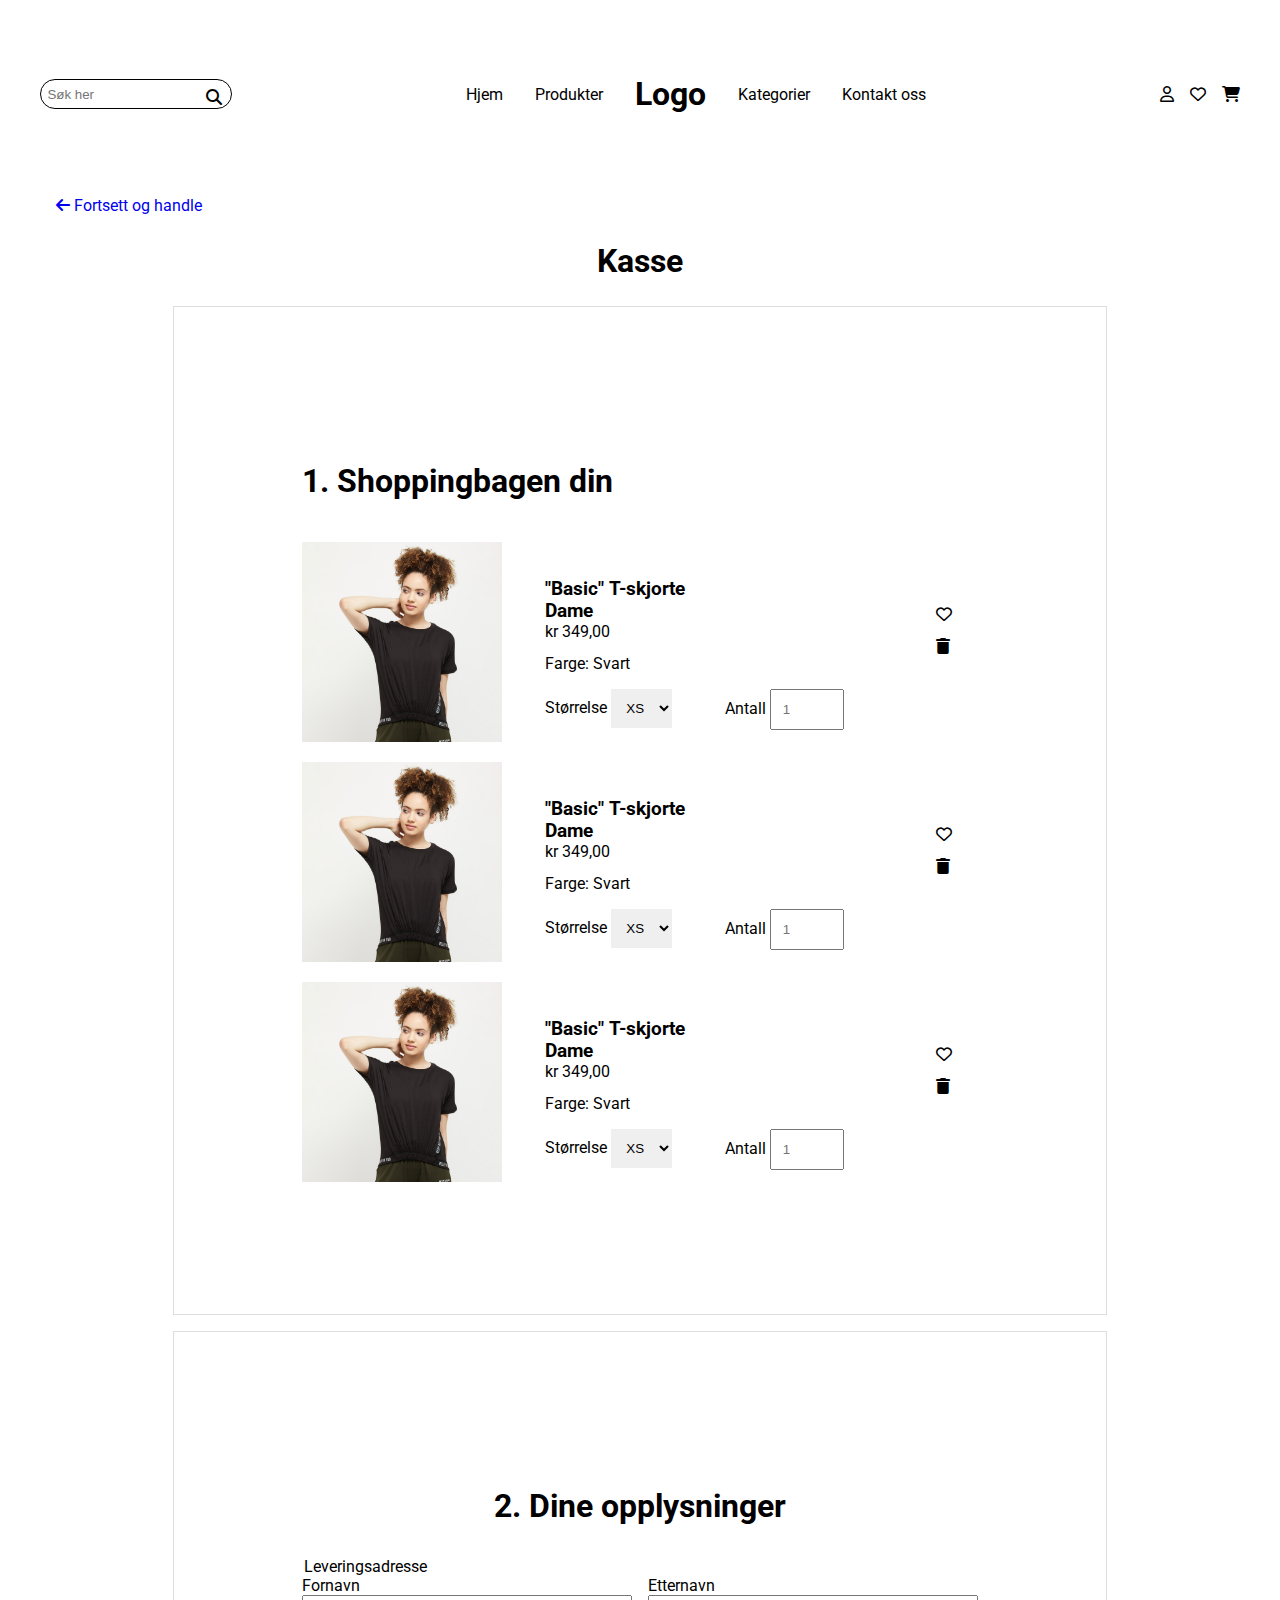
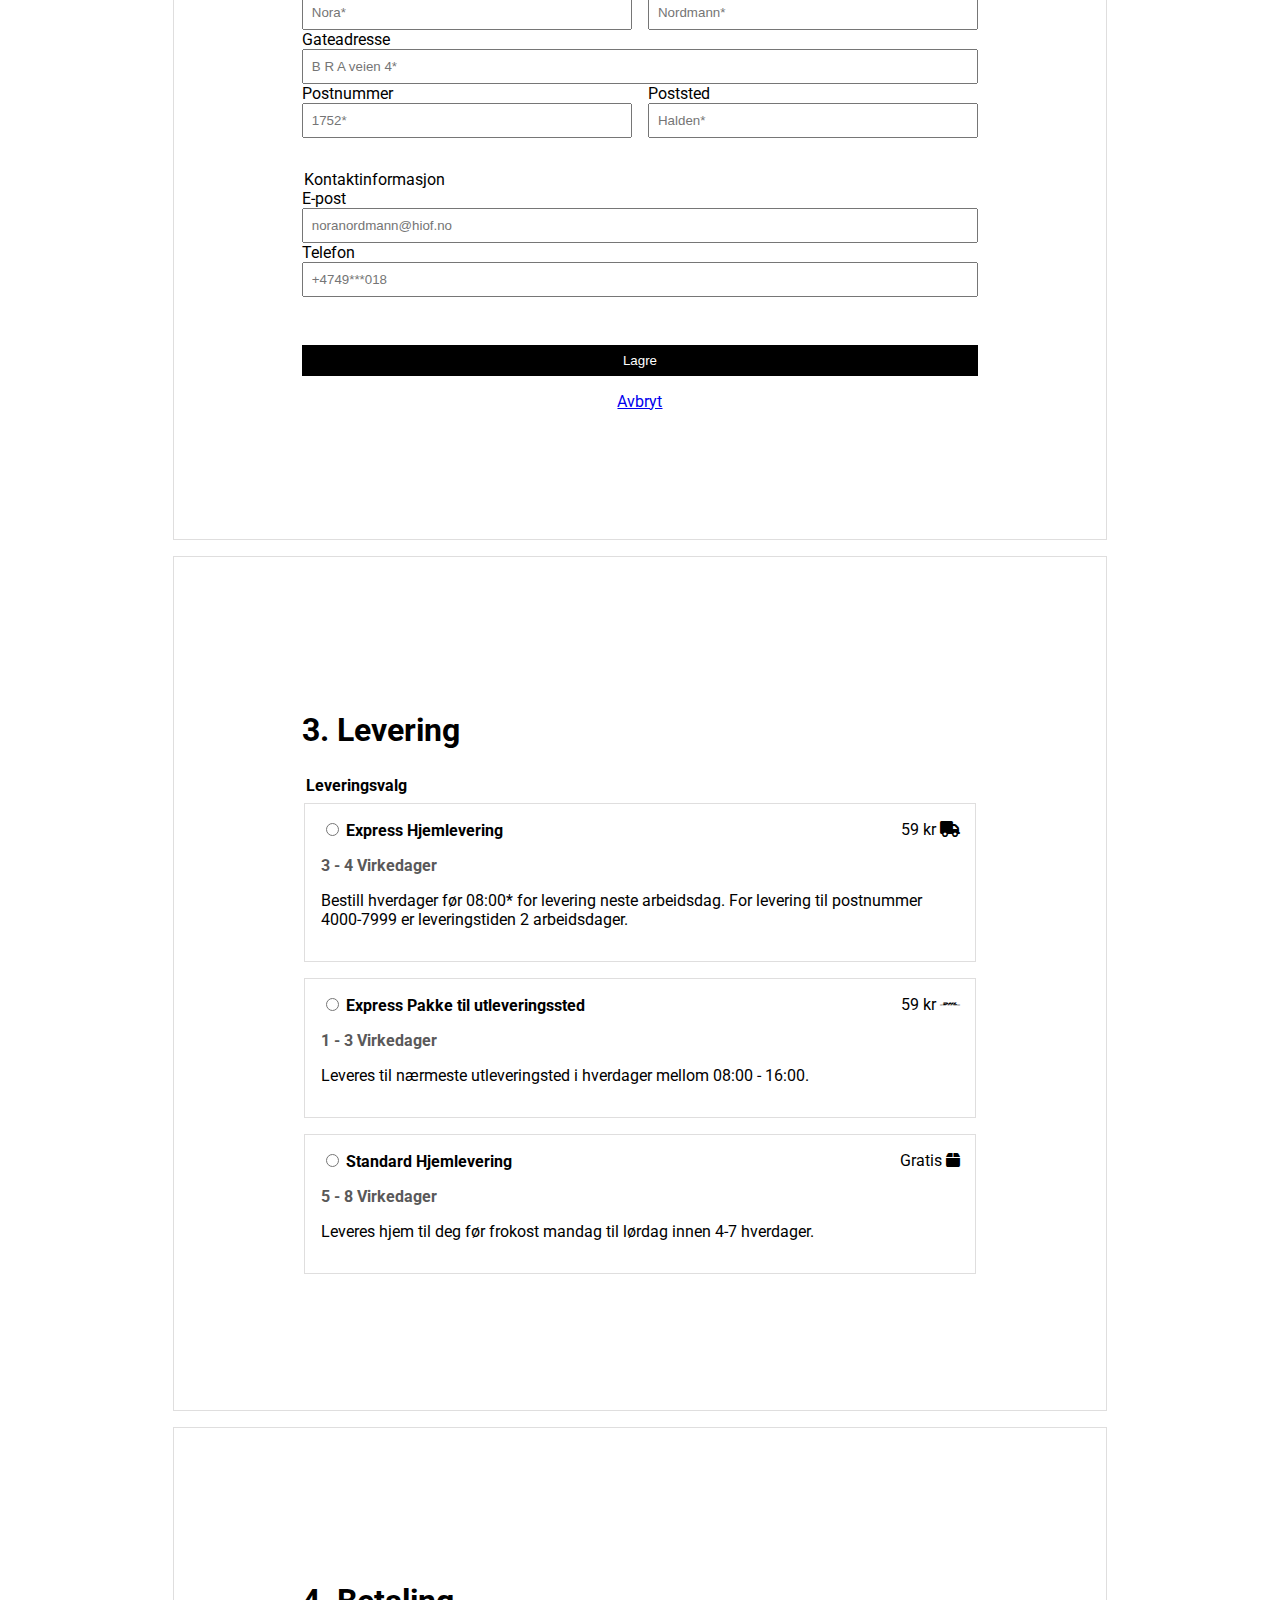
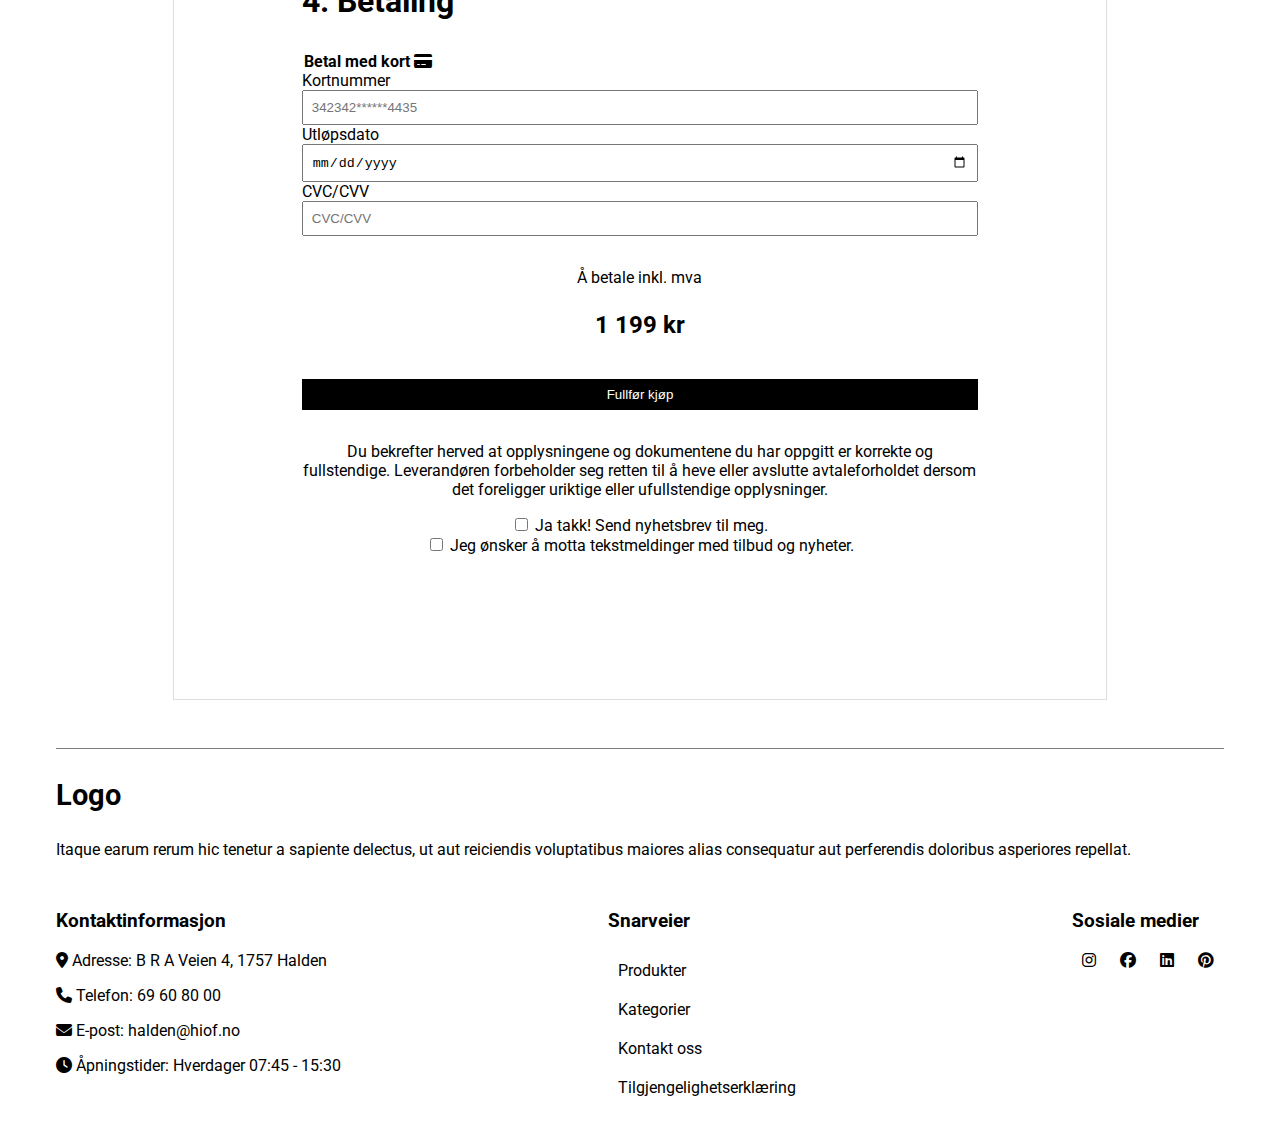
<file: prosjekteksamen/checkout.html>
<!DOCTYPE html>
<html lang="nb">
    <head>
        <meta charset="UTF-8">
        <meta name="viewport" content="width=device-width, initial-scale=1.0">
        <link href="fontawesome/css/fontawesome.css" rel="stylesheet">
        <link href="fontawesome/css/brands.css" rel="stylesheet">
        <link href="fontawesome/css/regular.css" rel="stylesheet">
        <link href="fontawesome/css/solid.css" rel="stylesheet">
        <link rel="stylesheet" href="https://necolas.github.io/normalize.css/8.0.1/normalize.css">
        <link rel="stylesheet" href="css/style.css">
        <title>Kasseside</title>
    </head>
<body>
    <div id="grid-container">
        <header class="header-global">

            <!--Søkebar-->
            <form>
                <label for="search-bar"></label>
                <input type="search" placeholder="Søk her" id="search-bar">
                <i class="fa-solid fa-magnifying-glass"></i>
            </form>

            <nav>
                <ul id="head-nav">
                    <li> 
                        <!--"Hjem"-->
                        <a href="index.html">Hjem</a>
                    </li>
                    <li>
                        <!--"Produkter"-->
                        <a href="index.html#popular-products">Produkter</a>
                    </li>
                    <li>
                        <!--"Logo"-->
                        <a href="index.html"><h1>Logo</h1></a>
                        
                    </li>
                    <li>
                        <!--"Kategorier"-->
                        <a href="index.html#popular-categories">Kategorier</a>
                    </li>
                    <li>
                        <!--"Kontakt oss"-->
                        <a href="#contact">Kontakt oss</a>
                    </li>
                </ul>
            </nav>


            <nav>
                <ul id="head-nav-icons">
                    <li> 
                        <i class="fa-regular fa-user"></i>
                    </li>
                    <li>
                        <i class="fa-regular fa-heart"></i>
                    </li>
                    <li>
                        <a href="checkout.html">
                            <i class="fa-solid fa-cart-shopping"></i>
                        </a>
                    </li>
                </ul>
            </nav>


        </header>

        <main class="main-global" id="main-checkout">
            <nav id="checkout-link">
                <!--Lenke: "Fortsett og handle"-->
                <a href="product.html"> <i class="fa-solid fa-arrow-left"></i> Fortsett og handle</a>
            </nav>

            <h2>Kasse</h2>

            <!--Seksjon 1 - "Shoppingbag"-->
            <section class="check-section"> 
                <h2>1. Shoppingbagen din</h2>

                <!--Produktkort-->
                <article class="shoppingbag-card">
                    <a href="product.html" class="flex-basis-full gridbilde">
                        <!--Produktbilde-->
                        <picture> 
                            <source media="(min-width:600px)" srcset="img/dame_tskjorte_svart_1280.jpg">
                            <img src="img/dame_tskjorte_svart_640.jpg" alt="Bilde av 'Basic' t-skjorte i fargen svart, for dame">
                        </picture>
                        
                    </a>
                    <a href="product.html" class="flex-basis-full gridnavn">
                        <h3>"Basic" T-skjorte Dame</h3>
                    </a>
                    <p class="flex-basis-full gridpris">kr 349,00</p>
                    <p class="flex-basis-full gridfarge">Farge: Svart</p>
                    <!--Størrelse med nedtrekksmeny for valg av str-->
                    <label class="flex-basis-half check-size gridstr">
                        Størrelse
                        <select name="size">
                            <option value="extra-small">XS</option>
                            <option value="small">S</option>
                            <option value="medium">M</option>
                            <option value="large">L</option>
                            <option value="extra-large">XL</option>
                        </select>
                    </label>
                    <!--Antall: Valg av antall av produkt - se bilde-->
                    <form class="flex-basis-half check-quant gridantall">
                        <label>
                            Antall
                            <input type="number" name="quantity" min="1" max="99" placeholder="1">
                        </label>
                    </form>
                    <!--Ikoner-->
                        <!--"Hjerte"-ikon-->
                        <i class="fa-regular fa-heart heart-indent gridhjerte"></i> 
                        <!--"Søppelbøtte"-ikon-->
                        <i class="fa-solid fa-trash gridsoppel"></i>
                </article>

                <article class="shoppingbag-card">
                    <a href="product.html" class="flex-basis-full gridbilde">
                        <!--Produktbilde-->
                        <picture> 
                            <source media="(min-width:600px)" srcset="img/dame_tskjorte_svart_1280.jpg">
                            <img src="img/dame_tskjorte_svart_640.jpg" alt="Bilde av 'Basic' t-skjorte i fargen svart, for dame">
                        </picture>
                        
                    </a>
                    <a href="product.html" class="flex-basis-full gridnavn">
                        <h3>"Basic" T-skjorte Dame</h3>
                    </a>
                    <p class="flex-basis-full gridpris">kr 349,00</p>
                    <p class="flex-basis-full gridfarge">Farge: Svart</p>
                    <!--Størrelse med nedtrekksmeny for valg av str-->
                    <label class="flex-basis-half check-size gridstr">
                        Størrelse
                        <select name="size">
                            <option value="extra-small">XS</option>
                            <option value="small">S</option>
                            <option value="medium">M</option>
                            <option value="large">L</option>
                            <option value="extra-large">XL</option>
                        </select>
                    </label>
                    <!--Antall: Valg av antall av produkt - se bilde-->
                    <form class="flex-basis-half check-quant gridantall">
                        <label>
                            Antall
                            <input type="number" name="quantity" min="1" max="99" placeholder="1">
                        </label>
                    </form>
                    <!--Ikoner-->
                        <!--"Hjerte"-ikon-->
                        <i class="fa-regular fa-heart heart-indent gridhjerte"></i> 
                        <!--"Søppelbøtte"-ikon-->
                        <i class="fa-solid fa-trash gridsoppel"></i>
                </article>

                <article class="shoppingbag-card">
                    <a href="product.html" class="flex-basis-full gridbilde">
                        <!--Produktbilde-->
                        <picture> 
                            <source media="(min-width:600px)" srcset="img/dame_tskjorte_svart_1280.jpg">
                            <img src="img/dame_tskjorte_svart_640.jpg" alt="Bilde av 'Basic' t-skjorte i fargen svart, for dame">
                        </picture>
                        
                    </a>
                    <a href="product.html" class="flex-basis-full gridnavn">
                        <h3>"Basic" T-skjorte Dame</h3>
                    </a>
                    <p class="flex-basis-full gridpris">kr 349,00</p>
                    <p class="flex-basis-full gridfarge">Farge: Svart</p>
                    <!--Størrelse med nedtrekksmeny for valg av str-->
                    <label class="flex-basis-half check-size gridstr">
                        Størrelse
                        <select name="size">
                            <option value="extra-small">XS</option>
                            <option value="small">S</option>
                            <option value="medium">M</option>
                            <option value="large">L</option>
                            <option value="extra-large">XL</option>
                        </select>
                    </label>
                    <!--Antall: Valg av antall av produkt - se bilde-->
                    <form class="flex-basis-half check-quant gridantall">
                        <label>
                            Antall
                            <input type="number" name="quantity" min="1" max="99" placeholder="1">
                        </label>
                    </form>
                    <!--Ikoner-->
                        <!--"Hjerte"-ikon-->
                        <i class="fa-regular fa-heart heart-indent gridhjerte"></i> 
                        <!--"Søppelbøtte"-ikon-->
                        <i class="fa-solid fa-trash gridsoppel"></i>
                </article>
            </section>

             <!--Seksjon 2 Skjema-->
            <form id="check-form-flex" action="#">
                <section id="dine-opplysninger" class="check-section">   
                    <!--"Dine opplysninger"-->
                    <h2>2. Dine opplysninger</h2>

                    <!--Leveringsadresse-->
                    <fieldset id="opplysninger-grid">
                        <legend id="grid-legend">Leveringsadresse</legend>
                        <label id="grid-fnavn" for="fornavn">Fornavn</label>
                        <input type="text" name="fnavn" id="fornavn" placeholder="Nora*" required>

                        <label id="grid-enavn" for="etternavn">Etternavn</label>
                        <input type="text" name="enavn" id="etternavn" placeholder="Nordmann*" required>

                        <label id="grid-gadresse" for="gateadresse">Gateadresse</label>
                        <input type="text" name="adresse" id="gateadresse" placeholder="B R A veien 4*" required>

                        <label id="grid-pnummer" for="postnummer">Postnummer</label>
                        <input type="text" name="postnr" id="postnummer" placeholder="1752*" pattern="[0-9]{4}" required>

                        <label id="grid-psted" for="poststed">Poststed</label>
                        <input type="text" name="poststed" id="poststed" placeholder="Halden*" required>
                    </fieldset>


                    <!--Kontaktinformasjon-->
                    <fieldset>
                        <legend>Kontaktinformasjon</legend>
                        <label for="e-post">E-post</label>
                        <input type="email" name="email" id="e-post" placeholder="noranordmann@hiof.no" required>

                        <label for="telefonnummer">Telefon</label>
                        <input type="tel" name="tlfnr" id="telefonnummer" placeholder="+4749***018" required>
                    </fieldset>              
                    
                    <!--"Lagre"-knapp-->
                    <button class="button-black">Lagre</button>
                    <!--"Avbryt"-lenke-->
                    <a href="product.html">Avbryt</a>
                </section> 

                <!--"Levering"-->
                <section id="levering" class="check-section">
                    <h2>3. Levering</h2>

                    <fieldset>
                        <legend>Leveringsvalg</legend>

                        <!--"Express Hjemlevering"-->
                        <div class="levering-border levering-relative">
                            <input type="radio" name="leveringsvalg" id="xpress-hjem" value="Express Hjemlevering" required>
                            <label for="xpress-hjem" class="font-bold">Express Hjemlevering</label>
                            <p class="font-bold font-grey">3 - 4 Virkedager</p>
                            <p class="levering-pris-logo">59 kr
                                <i class="fa-solid fa-truck"></i>
                            </p>
                            <p>Bestill hverdager før 08:00* for levering neste arbeidsdag. For levering til postnummer 4000-7999 er leveringstiden 2 arbeidsdager. </p>
                        </div>

                        <!--"Express Pakke til utleveringssted"-->
                        <div class="levering-border levering-relative">
                            <input type="radio" name="leveringsvalg" id="xpress-utlevering" value="Express Pakke til utleveringssted">
                            <label for="xpress-utlevering" class="font-bold">Express Pakke til utleveringssted</label>
                            <p class="font-bold font-grey">1 - 3 Virkedager</p>
                            <p class="levering-pris-logo">59 kr
                                <i class="fa-brands fa-dhl"></i>
                            </p>
                            <p>Leveres til nærmeste utleveringsted i hverdager mellom 08:00 - 16:00.</p>
                        </div>

                        <!--"Standard Hjemlevering"-->
                        <div class="levering-border levering-relative">
                            <input type="radio" name="leveringsvalg" id="std-hjem" value="Standard Hjemlevering">
                            <label for="std-hjem" class="font-bold">Standard Hjemlevering</label>
                            <p class="font-bold font-grey">5 - 8 Virkedager</p>
                            <p class="levering-pris-logo">Gratis
                                <i class="fa-solid fa-box"></i>
                            </p>
                            <p>Leveres hjem til deg før frokost mandag til lørdag innen 4-7 hverdager.</p>
                        </div>
                    </fieldset>
                </section>
            
                <!--"Betaling"-->
                <section id="betaling" class="check-section">
                    <h2>4. Betaling</h2>

                    <fieldset>
                        <legend class="font-bold">
                            Betal med kort
                            <i class="fa-solid fa-credit-card"></i>
                        </legend>
                        <label for="kortnummer">Kortnummer</label>
                        <input type="text" name="kortnr" id="kortnummer" placeholder="342342******4435" pattern="[0-9]{16}"  required>

                        <label for="utlopsdato">Utløpsdato</label>
                        <input type="date" name="utl-dato" id="utlopsdato" required>

                        <label for="cvc-cvv">CVC/CVV</label>
                        <input type="text" name="cvc" id="cvc-cvv" placeholder="CVC/CVV" required>
                    </fieldset>

                    <p>Å betale inkl. mva</p>
                    <p class="font-bold font-big">1 199 kr</p>
                    <!--"Fullfør kjøp"-knapp-->
                    <button class="button-black" type="submit">Fullfør kjøp</button>
                    
                    <!--Samtykke-tekst og avkrysningsbokser-->
                    <p class="margin-bottom">Du bekrefter herved at opplysningene og dokumentene du har oppgitt er korrekte og fullstendige. Leverandøren forbeholder seg retten til å heve eller avslutte avtaleforholdet dersom det foreligger uriktige eller ufullstendige opplysninger.</p>
                    <label class="display-block margin-top">
                        <input type="checkbox" name="nyhetsbrev" id="nyhetsbrev">
                        Ja takk! Send nyhetsbrev til meg.
                    </label>
                    
                    <label class="display-block margin-bottom">
                        <input type="checkbox" name="tilbud-sms" id="tilbud-sms">
                        Jeg ønsker å motta tekstmeldinger med tilbud og nyheter.
                    </label>
                </section>
            </form>
            
        </main>

        <footer class="footer">

            <section id="footer-logo"> <!--Seksjon 1 - Logo/Ingress-->
                <h3>Logo</h3> <!--"Logo"-->
                <p>Itaque earum rerum hic tenetur a sapiente delectus, ut aut reiciendis voluptatibus maiores alias consequatur aut perferendis doloribus asperiores repellat.</p> <!--"Ingress"-->
            </section>

            <section id="contact"> <!--Seksjon 2 - Kontakt-->
                <h3>Kontaktinformasjon</h3><!--"Kontaktinformasjon"-->
                <ul>
                    <li>
                        <p> 
                            <i class="fa-solid fa-location-dot"></i> 
                            Adresse: B R A Veien 4, 1757 Halden
                        </p>
                    </li>

                    <li>
                        <p>
                            <i class="fa-solid fa-phone"></i>
                            Telefon: 69 60 80 00
                        </p>
                    </li>

                    <li>
                        <p>
                            <i class="fa-solid fa-envelope"></i>
                            E-post: halden@hiof.no
                        </p>
                    </li>

                    <li>
                        <p>
                            <i class="fa-solid fa-clock"></i>
                            Åpningstider: Hverdager 07:45 - 15:30
                        </p>
                    </li>
                </ul>
            </section>

            <section id="footer-snarveier"> <!--Seksjon 3 - Snarveier-->
                <h3>Snarveier</h3><!--"Snarveier - lenker til:"-->
                    <!--"Produkter"-->
                    <a href="index.html#popular-products">Produkter</a>
                    <!--"Kategorier"-->
                    <a href="index.html#popular-categories">Kategorier</a>
                    <!--"Kontakt oss"-->
                    <a href="#contact">Kontakt oss</a>
                    <!--"Tilgjenglighetserklæring"-->
                    <a href="../dok/eksamen_tilgjengelighetserklæring.pdf">Tilgjengelighetserklæring</a>
            </section>

            <section id="footer-some"> <!--Seksjon 4 - Sosiale medier-->
                <h3>Sosiale medier</h3>
                <!--"Instagram-logo"-->
                <a target="_blank" href="https://www.instagram.com/">
                    <i class="fa-brands fa-instagram"></i>
                </a>

                <!--"Facebook-logo"-->
                <a target="_blank" href="https://www.facebook.com/">
                    <i class="fa-brands fa-facebook"></i>
                </a>

                <!--"LinkedIn-logo"-->
                <a target="_blank" href="https://www.linkedin.com/">
                    <i class="fa-brands fa-linkedin"></i>
                </a>

                <!--"Pinterest-logo"-->
                <a target="_blank" href="https://www.pinterest.com/">
                    <i class="fa-brands fa-pinterest"></i>
                </a>
            </section>

        </footer>
    </div>
</body>
</html>
</file>
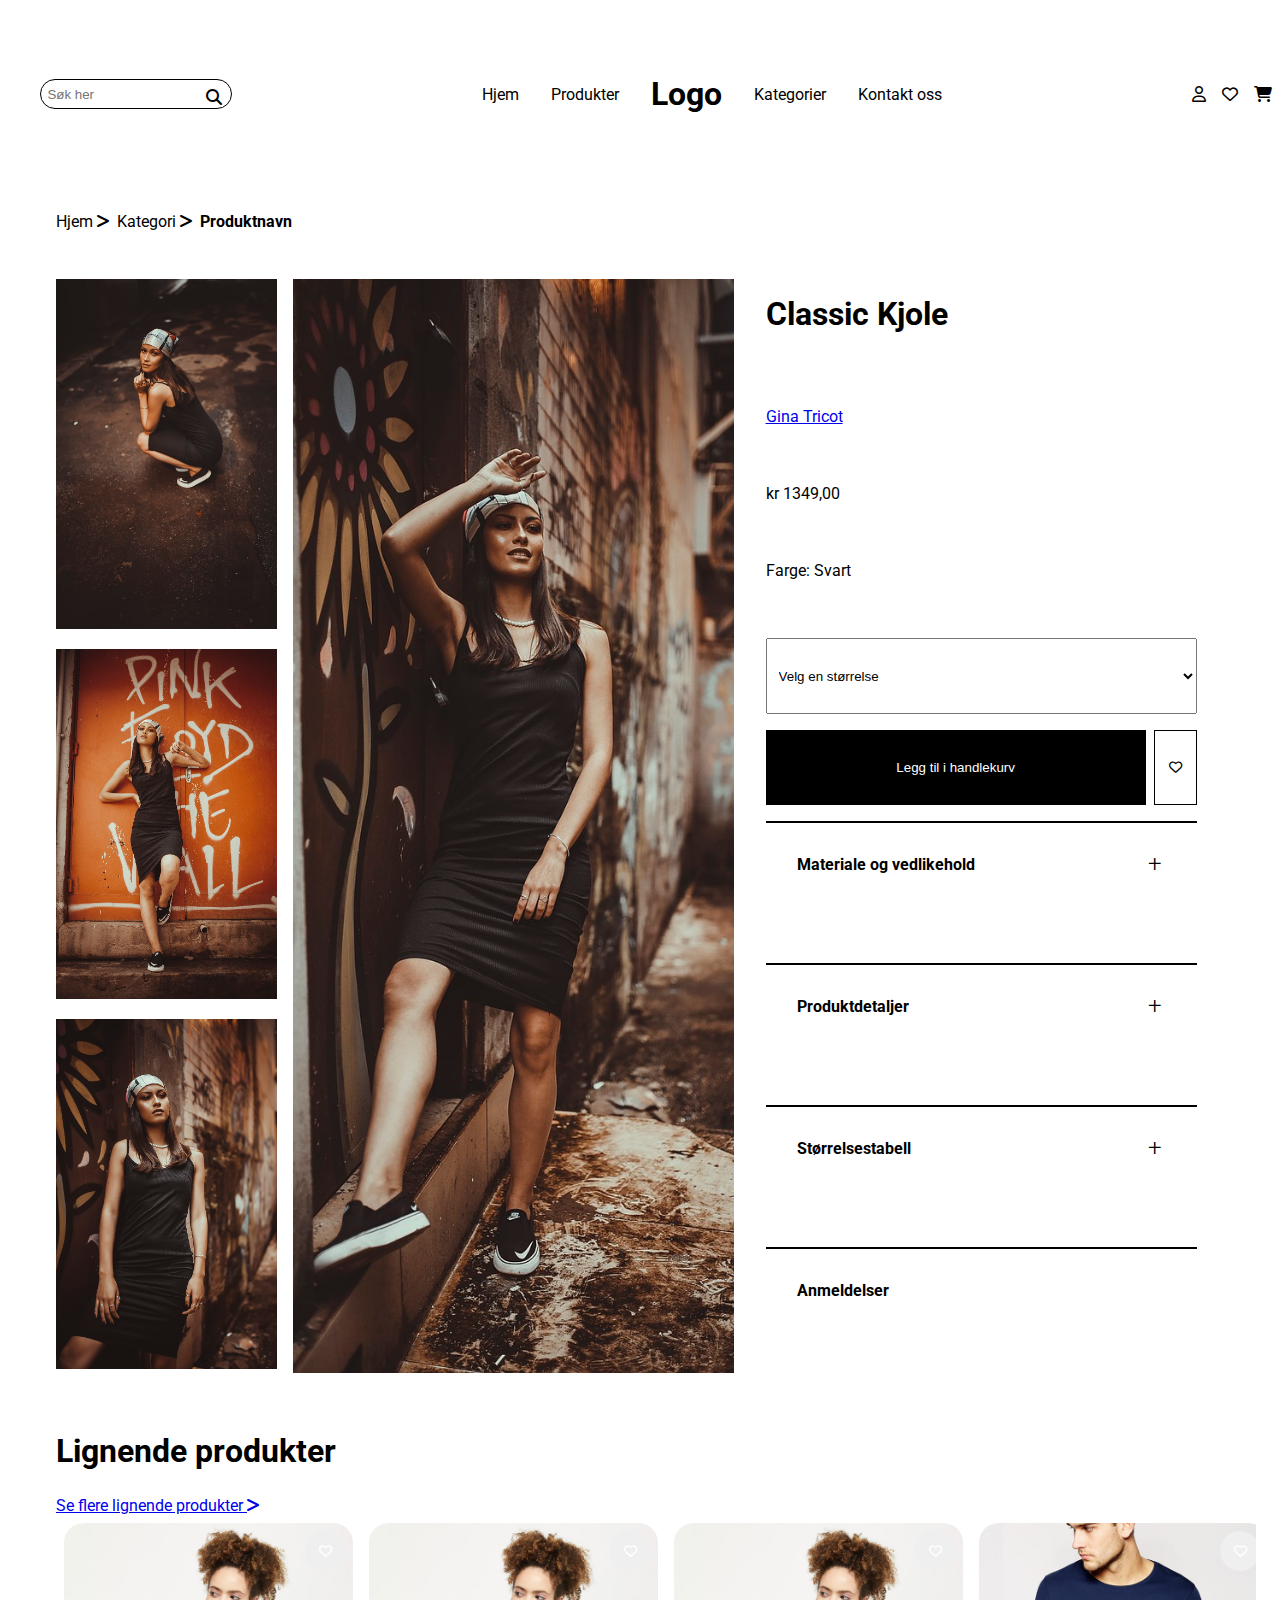
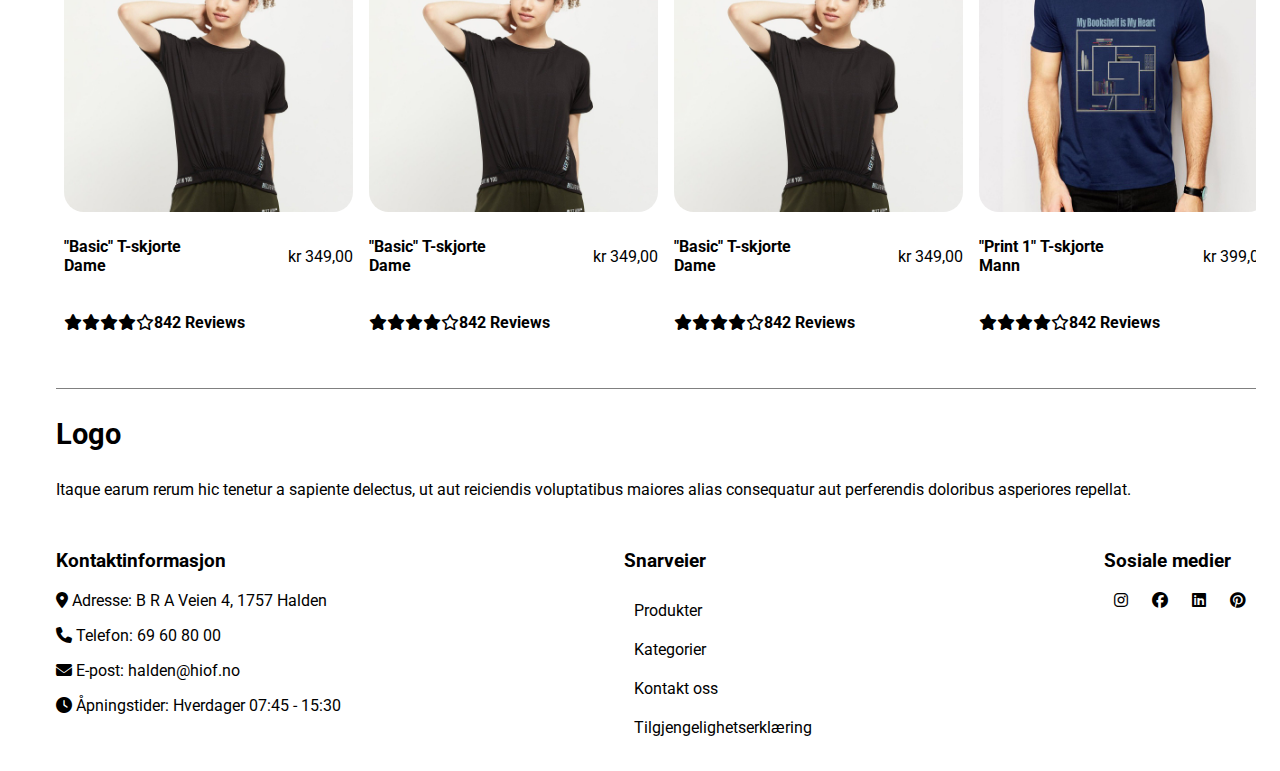
<file: prosjekteksamen/product.html>
<!DOCTYPE html>
<html lang="nb">
    <head>
        <meta charset="UTF-8">
        <meta name="viewport" content="width=device-width, initial-scale=1.0">
        <link href="fontawesome/css/fontawesome.css" rel="stylesheet">
        <link href="fontawesome/css/brands.css" rel="stylesheet">
        <link href="fontawesome/css/regular.css" rel="stylesheet">
        <link href="fontawesome/css/solid.css" rel="stylesheet">
        <link rel="stylesheet" href="https://necolas.github.io/normalize.css/8.0.1/normalize.css">
        <link rel="stylesheet" href="css/style.css">
        <title>Produktside</title>
    </head>
<body>
    <div id="grid-container-product">
        <header class="header-global">

            <!--Søkebar-->
            <form>
                <label for="search-bar"></label>
                <input type="search" placeholder="Søk her" id="search-bar">
                <i class="fa-solid fa-magnifying-glass"></i>
            </form>

            <nav>
                <ul id="head-nav">
                    <li> 
                        <!--"Hjem"-->
                        <a href="index.html">Hjem</a>
                    </li>
                    <li>
                        <!--"Produkter"-->
                        <a href="index.html#popular-products">Produkter</a>
                    </li>
                    <li>
                        <!--"Logo"-->
                        <a href="index.html"><h1>Logo</h1></a>
                        
                    </li>
                    <li>
                        <!--"Kategorier"-->
                        <a href="index.html#popular-categories">Kategorier</a>
                    </li>
                    <li>
                        <!--"Kontakt oss"-->
                        <a href="#contact">Kontakt oss</a>
                    </li>
                </ul>
            </nav>


            <nav>
                <ul id="head-nav-icons">
                    <li> 
                        <i class="fa-regular fa-user"></i>
                    </li>
                    <li>
                        <i class="fa-regular fa-heart"></i>
                    </li>
                    <li>
                        <a href="checkout.html">
                            <i class="fa-solid fa-cart-shopping"></i>
                        </a>
                    </li>
                </ul>
            </nav>


        </header>

        <main id="main-product" class="main-global">
            <nav id="breadcrumb"> <!--Brødsmulesti-->
                <ul>
                    <li>
                        <a href="index.html">Hjem</a>
                        <i class="fa-solid fa-greater-than"></i> 
                    </li>
                    <li>
                        <a href="index.html#popular-categories">Kategori</a>
                        <i class="fa-solid fa-greater-than"></i>
                    </li>
                    <li id="breadcrumb-produktnavn">
                        Produktnavn
                    </li>
                </ul>
            </nav>

            <section id="product-gallery"> <!--Produktbilder--> <!--Eventuelt bruke annen tag - "gallery" eller lignende-->
                <!--4 produktbilder-->
                <h3 class="sr-only">Produktbilder</h3> <!--Eventuelt skjules (?) eller fjernes senere-->

                <picture id="main-pic" class="produktside-bilde"> 
                    <source media="(min-width:600px)" srcset="img/dame_kjole_svart_1_1280.jpg">
                    <img src="img/dame_kjole_svart_1_640.jpg" alt="Bilde av 'Classic' kjole i fargen svart, for dame">
                </picture>

                <picture id="small-pic-1" class="produktside-bilde"> 
                    <source media="(min-width:600px)" srcset="img/dame_kjole_svart_2_1280.jpg">
                    <img src="img/dame_kjole_svart_2_640.jpg" alt="Bilde av 'Classic' kjole i fargen svart, for dame">
                </picture>

                <picture id="small-pic-2" class="produktside-bilde"> 
                    <source media="(min-width:600px)" srcset="img/dame_kjole_svart_3_1280.jpg">
                    <img src="img/dame_kjole_svart_3_640.jpg" alt="Bilde av 'Classic' kjole i fargen svart, for dame">
                </picture>

                <picture id="small-pic-3" class="produktside-bilde"> 
                    <source media="(min-width:600px)" srcset="img/dame_kjole_svart_4_1280.jpg">
                    <img src="img/dame_kjole_svart_4_640.jpg" alt="Bilde av 'Classic' kjole i fargen svart, for dame">
                </picture>
                

            </section>


            <section id="product-info"> <!--Produktinformasjon-->
                <h2 class="flex-basis-full">Classic Kjole</h2>
                <!--Lenke til produktmerke - bruk hjemmeside-->
                <a class="flex-basis-full" target="_blank" href="https://www.ginatricot.com/no" >Gina Tricot</a>
                <p class="flex-basis-full">kr 1349,00</p>
                <p class="flex-basis-full">Farge: Svart</p>

                <!--Nedtrekksmeny for valg av størrelse-->
                <label for="size"></label>
                <select class="flex-basis-full padding-btn" name="size" id="size">
                    <option value="">Velg en størrelse</option> <!--Placeholder-->
                    <option value="extra-small">Extra Small</option>
                    <option value="small">Small</option>
                    <option value="medium">Medium</option>
                    <option value="large">Large</option>
                    <option value="extra-large">Extra Large</option>
                </select>

                <!--"Legg til i handlekurv"-knapp-->
                <button id="handlekurv-btn" class="padding-btn">Legg til i handlekurv</button>

                <!--"Favoritter"-knapp-->
                <button id="favoritter-btn" class="padding-btn">
                    <i class="fa-regular fa-heart"></i> 
                </button>

                <!--"<details>"-->
                <!--"Materiale og vedlikehold"-->
                <details class="flex-basis-full">
                    <summary>Materiale og vedlikehold</summary>
                    <ul>
                        <li>Materiale: 95% viskose, 5% elastan</li>
                        <li>Vaskeråd: Maskinvask 30 grader</li>
                    </ul>
                </details>

                <!--"Produktdetaljer"-->
                <details class="flex-basis-full">
                    <summary>Produktdetaljer</summary>
                    <p>Medium lang tekstilkjole med stropper. Kjolen er svart, og har vanlig passform.</p>
                </details>

                <!--"Størrelsestabell"-->
                <details class="flex-basis-full">
                    <summary>Størrelsestabell</summary>
                    <p>Sjekk hvordan din vanlige størrelse konverter til andre størrelser i vår størrelsesguide. Husk at dette kun er en generell guide og at størrelsene kan variere i forhold til merke og modell.</p>
                    <table>
                        <thead>
                            <tr>
                                <th>EU</th>
                                <th>INT</th>
                                <th>BRYSTVIDDE</th>
                                <th>LIVVIDDE</th>
                                <th>HOFTEMÅL</th>
                            </tr>
                        </thead>

                        <tbody>
                            <tr>
                                <td>32</td>
                                <td>XXS</td>
                                <td>76</td>
                                <td>63</td>
                                <td>85</td>                              
                            </tr>
                            <tr>
                                <td>34</td>
                                <td>XS</td>
                                <td>80</td>
                                <td>66</td>
                                <td>89</td>                              
                            </tr>
                            <tr>
                                <td>36</td>
                                <td>S</td>
                                <td>84</td>
                                <td>69</td>
                                <td>93</td>                              
                            </tr>
                            <tr>
                                <td>38</td>
                                <td>M</td>
                                <td>88</td>
                                <td>72</td>
                                <td>97</td>                              
                            </tr>
                            <tr>
                                <td>40</td>
                                <td>L</td>
                                <td>92</td>
                                <td>76</td>
                                <td>100</td>                              
                            </tr>
                            <tr>
                                <td>42</td>
                                <td>XL</td>
                                <td>96</td>
                                <td>80</td>
                                <td>103</td>                              
                            </tr>
                            <tr>
                                <td>44</td>
                                <td>XXL</td>
                                <td>100</td>
                                <td>85</td>
                                <td>106</td>                              
                            </tr>
                            <tr>
                                <td>46</td>
                                <td>3XL</td>
                                <td>104</td>
                                <td>90</td>
                                <td>109</td>                              
                            </tr>
                            <tr>
                                <td>48</td>
                                <td>4XL</td>
                                <td>110</td>
                                <td>96.5</td>
                                <td>114</td>                              
                            </tr>
                            <tr>
                                <td>50</td>
                                <td>5XL</td>
                                <td>116</td>
                                <td>103</td>
                                <td>119</td>                              
                            </tr>
                            <tr>
                                <td>52</td>
                                <td>6XL</td>
                                <td>122</td>
                                <td>109.5</td>
                                <td>124</td>                              
                            </tr>
                            <tr>
                                <td>54</td>
                                <td>7XL</td>
                                <td>128</td>
                                <td>116</td>
                                <td>130</td>                              
                            </tr>
                            <tr>
                                <td>56</td>
                                <td>8XL</td>
                                <td>134</td>
                                <td>122.5</td>
                                <td>136</td>                              
                            </tr>
                            <tr>
                                <td>58</td>
                                <td>9XL</td>
                                <td>140</td>
                                <td>129</td>
                                <td>142</td>                              
                            </tr>
                            <tr>
                                <td>60</td>
                                <td>10XL</td>
                                <td>146</td>
                                <td>135.5</td>
                                <td>148</td>                              
                            </tr>

                        </tbody>
                    </table>
                </details>

                <!--"Anmeldelser"-->
                <details id="details-anmeldelser" class="flex-basis-full">
                    <summary>Anmeldelser</summary>
                    <i class="fa-solid fa-star"></i>
                    <i class="fa-solid fa-star"></i>
                    <i class="fa-solid fa-star"></i>
                    <i class="fa-solid fa-star"></i>
                    <i class="fa-regular fa-star"></i>
                    <p>32</p>   
                    
                    <ul>
                        <li>Bruker1</li>
                        <li>2024-10-02</li>
                        <li>
                            <i class="fa-solid fa-star"></i>
                            <i class="fa-solid fa-star"></i>
                            <i class="fa-solid fa-star"></i>
                            <i class="fa-regular fa-star"></i>
                            <i class="fa-regular fa-star"></i>
                        </li>
                        <li>Duis aute irure dolor in reprehenderit in voluptate velit esse cillum dolore eu fugiat nulla pariatur.</li>
                    </ul>
                
                </details>
            </section>
        </main>

        <aside id="aside"> <!--Lignende produkter-->
            <h2>Lignende produkter</h2>

            <nav>
                <!--Lenke: "Se flere lignende produkter"-->
                <a href="index.html#popular-products">
                    Se flere lignende produkter 
                    <i class="fa-solid fa-greater-than"></i>
                </a>
                    

            </nav>
            

            <!--Produktkort -->
            <div id="desktop-slider">
                <article>
                    <a href="product.html">
                        <!--"Bilde"-->
                        <picture> 
                            <source media="(min-width:600px)" srcset="img/dame_tskjorte_svart_1280.jpg">
                            <img src="img/dame_tskjorte_svart_640.jpg" alt="Bilde av 'Basic' t-skjorte i fargen svart, for dame">
                        </picture>
                    </a>
                    <a href="product.html" class="product-name">
                        <h4>"Basic" T-skjorte Dame</h4>
                    </a>
                    <p class="product-price">kr 349,00</p>
                    <!--Ikoner med stjerner-->
                    <i class="fa-solid fa-star"></i>
                    <i class="fa-solid fa-star"></i>
                    <i class="fa-solid fa-star"></i>
                    <i class="fa-solid fa-star"></i>
                    <i class="fa-regular fa-star"></i>
                    <!--Tekst for hvor mange anmeldelser-->
                    <p class="product-review">842 Reviews</p>
                    <!--Knapp for "Favoritt" - Hjerteikon-->
                    <button>
                        <i class="fa-regular fa-heart"></i> 
                    </button>
                </article>

                <article>
                    <a href="product.html">
                        <!--"Bilde"-->
                        <picture> 
                            <source media="(min-width:600px)" srcset="img/dame_tskjorte_svart_1280.jpg">
                            <img src="img/dame_tskjorte_svart_640.jpg" alt="Bilde av 'Basic' t-skjorte i fargen svart, for dame">
                        </picture>
                    </a>
                    <a href="product.html" class="product-name">
                        <h4>"Basic" T-skjorte Dame</h4>
                    </a>
                    <p class="product-price">kr 349,00</p>
                    <!--Ikoner med stjerner-->
                    <i class="fa-solid fa-star"></i>
                    <i class="fa-solid fa-star"></i>
                    <i class="fa-solid fa-star"></i>
                    <i class="fa-solid fa-star"></i>
                    <i class="fa-regular fa-star"></i>
                    <!--Tekst for hvor mange anmeldelser-->
                    <p class="product-review">842 Reviews</p>
                    <!--Knapp for "Favoritt" - Hjerteikon-->
                    <button>
                        <i class="fa-regular fa-heart"></i> 
                    </button>
                </article>

                <article>
                    <a href="product.html">
                        <!--"Bilde"-->
                        <picture> 
                            <source media="(min-width:600px)" srcset="img/dame_tskjorte_svart_1280.jpg">
                            <img src="img/dame_tskjorte_svart_640.jpg" alt="Bilde av 'Basic' t-skjorte i fargen svart, for dame">
                        </picture>
                    </a>
                    <a href="product.html" class="product-name">
                        <h4>"Basic" T-skjorte Dame</h4>
                    </a>
                    <p class="product-price">kr 349,00</p>
                    <!--Ikoner med stjerner-->
                    <i class="fa-solid fa-star"></i>
                    <i class="fa-solid fa-star"></i>
                    <i class="fa-solid fa-star"></i>
                    <i class="fa-solid fa-star"></i>
                    <i class="fa-regular fa-star"></i>
                    <!--Tekst for hvor mange anmeldelser-->
                    <p class="product-review">842 Reviews</p>
                    <!--Knapp for "Favoritt" - Hjerteikon-->
                    <button>
                        <i class="fa-regular fa-heart"></i> 
                    </button>
                </article>

                <article>
                    <a href="product.html">
                        <!--"Bilde"-->
                        <picture> 
                            <source media="(min-width:600px)" srcset="img/mann_tskjorte_print1_blå_640.jpg">
                            <img src="img/mann_tskjorte_print1_blå_640.jpg" alt="Bilde av 'Print 1' t-skjorte i fargen blå, for mann">
                        </picture>
                    </a>
                    <a href="product.html" class="product-name">
                        <h4>"Print 1" T-skjorte Mann</h4>
                    </a>
                    <p class="product-price">kr 399,00</p>
                    <!--Ikoner med stjerner-->
                    <i class="fa-solid fa-star"></i>
                    <i class="fa-solid fa-star"></i>
                    <i class="fa-solid fa-star"></i>
                    <i class="fa-solid fa-star"></i>
                    <i class="fa-regular fa-star"></i>
                    <!--Tekst for hvor mange anmeldelser-->
                    <p class="product-review">842 Reviews</p>
                    <!--Knapp for "Favoritt" - Hjerteikon-->
                    <button>
                        <i class="fa-regular fa-heart"></i> 
                    </button>
                </article>

                <article>
                    <a href="product.html">
                        <!--"Bilde"-->
                        <picture> 
                            <source media="(min-width:600px)" srcset="img/mann_tskjorte_print1_blå_640.jpg">
                            <img src="img/mann_tskjorte_print1_blå_640.jpg" alt="Bilde av 'Print 1' t-skjorte i fargen blå, for mann">
                        </picture>
                    </a>
                    <a href="product.html" class="product-name">
                        <h4>"Print 1" T-skjorte Mann</h4>
                    </a>
                    <p class="product-price">kr 399,00</p>
                    <!--Ikoner med stjerner-->
                    <i class="fa-solid fa-star"></i>
                    <i class="fa-solid fa-star"></i>
                    <i class="fa-solid fa-star"></i>
                    <i class="fa-solid fa-star"></i>
                    <i class="fa-regular fa-star"></i>
                    <!--Tekst for hvor mange anmeldelser-->
                    <p class="product-review">842 Reviews</p>
                    <!--Knapp for "Favoritt" - Hjerteikon-->
                    <button>
                        <i class="fa-regular fa-heart"></i> 
                    </button>
                </article>

                <article>
                    <a href="product.html">
                        <!--"Bilde"-->
                        <picture> 
                            <source media="(min-width:600px)" srcset="img/mann_tskjorte_print1_blå_640.jpg">
                            <img src="img/mann_tskjorte_print1_blå_640.jpg" alt="Bilde av 'Print 1' t-skjorte i fargen blå, for mann">
                        </picture>
                    </a>
                    <a href="product.html" class="product-name">
                        <h4>"Print 1" T-skjorte Mann</h4>
                    </a>
                    <p class="product-price">kr 399,00</p>
                    <!--Ikoner med stjerner-->
                    <i class="fa-solid fa-star"></i>
                    <i class="fa-solid fa-star"></i>
                    <i class="fa-solid fa-star"></i>
                    <i class="fa-solid fa-star"></i>
                    <i class="fa-regular fa-star"></i>
                    <!--Tekst for hvor mange anmeldelser-->
                    <p class="product-review">842 Reviews</p>
                    <!--Knapp for "Favoritt" - Hjerteikon-->
                    <button>
                        <i class="fa-regular fa-heart"></i> 
                    </button>
                </article>
            </div>
        </aside>

        <footer id="footer-product" class="footer">

            <section id="footer-logo"> <!--Seksjon 1 - Logo/Ingress-->
                <h3>Logo</h3> <!--"Logo"-->
                <p>Itaque earum rerum hic tenetur a sapiente delectus, ut aut reiciendis voluptatibus maiores alias consequatur aut perferendis doloribus asperiores repellat.</p> <!--"Ingress"-->
            </section>

            <section id="contact"> <!--Seksjon 2 - Kontakt-->
                <h3>Kontaktinformasjon</h3><!--"Kontaktinformasjon"-->
                <ul>
                    <li>
                        <p> 
                            <i class="fa-solid fa-location-dot"></i> 
                            Adresse: B R A Veien 4, 1757 Halden
                        </p>
                    </li>

                    <li>
                        <p>
                            <i class="fa-solid fa-phone"></i>
                            Telefon: 69 60 80 00
                        </p>
                    </li>

                    <li>
                        <p>
                            <i class="fa-solid fa-envelope"></i>
                            E-post: halden@hiof.no
                        </p>
                    </li>

                    <li>
                        <p>
                            <i class="fa-solid fa-clock"></i>
                            Åpningstider: Hverdager 07:45 - 15:30
                        </p>
                    </li>
                </ul>
            </section>

            <section id="footer-snarveier"> <!--Seksjon 3 - Snarveier-->
                <h3>Snarveier</h3><!--"Snarveier - lenker til:"-->
                    <!--"Produkter"-->
                    <a href="index.html#popular-products">Produkter</a>
                    <!--"Kategorier"-->
                    <a href="index.html#popular-categories">Kategorier</a>
                    <!--"Kontakt oss"-->
                    <a href="#contact">Kontakt oss</a>
                    <!--"Tilgjenglighetserklæring"-->
                    <a href="../dok/eksamen_tilgjengelighetserklæring.pdf">Tilgjengelighetserklæring</a>
            </section>

            <section id="footer-some"> <!--Seksjon 4 - Sosiale medier-->
                <h3>Sosiale medier</h3>
                <!--"Instagram-logo"-->
                <a target="_blank" href="https://www.instagram.com/">
                    <i class="fa-brands fa-instagram"></i>
                </a>

                <!--"Facebook-logo"-->
                <a target="_blank" href="https://www.facebook.com/">
                    <i class="fa-brands fa-facebook"></i>
                </a>

                <!--"LinkedIn-logo"-->
                <a target="_blank" href="https://www.linkedin.com/">
                    <i class="fa-brands fa-linkedin"></i>
                </a>

                <!--"Pinterest-logo"-->
                <a target="_blank" href="https://www.pinterest.com/">
                    <i class="fa-brands fa-pinterest"></i>
                </a>
            </section>

        </footer>
    </div>
</body>
    </html>
</file>
<file: prosjekteksamen/css/style.css>
@import url('https://fonts.googleapis.com/css2?family=Roboto:ital,wght@0,100;0,300;0,400;0,500;0,700;0,900;1,100;1,300;1,400;1,500;1,700;1,900&display=swap');

*{
	box-sizing: border-box;
}

:root{
    --textBlack: rgb(0,0,0);
    --textGrey: rgb(90, 89, 89);
    --textWhite: rgb(255, 255, 255);

}


/* Løsning for å skjule tekst kun for opplesningsverktøy: https://webaim.org/techniques/css/invisiblecontent/ */
.sr-only {
    position:absolute;
    left:-10000px;
    top:auto;
    width:1px;
    height:1px;
    overflow:hidden;
    }

body{
    font-family: "Roboto", Arial, sans-serif;
    font-size: 1rem;
    
    

}

#grid-container{
    max-width: 1200px;
    width: 100%;
    display: grid;
    column-gap: 10px;
    grid-template-columns: 1fr;
    grid-template-rows: auto auto auto;
    margin: auto;
}

#grid-container-product{
    max-width: 1200px;
    width: 100%;
    display: grid;
    column-gap: 10px;
    grid-template-columns: 1fr;
    grid-template-rows: auto auto auto auto;
    margin: auto;

}

.header-global{
    grid-column: 1/2;
    grid-row: 1/2;
    width: 100%;
    margin: 1rem 0;

    display: flex;
    flex-direction: column;
    align-items: center;

    form{
        position: relative;

        input{
            border-color: black;
            border-style: solid;
            border-width: 1px;
            border-radius: 20px;
            padding: 0.4rem;
        }

        i{
            position: absolute;
            top: 10px;
            right: 10px;

        }
       
    }
    
}

.main-global{
    grid-column: 1/2;
    grid-row: 2/3;
    max-width: 100vw;
}

.footer{
    grid-column: 1/2;
    grid-row: 3/4;
}

#aside{
    grid-column: 1/2;
    grid-row: 3/4;
}

#footer-product{
    grid-column: 1/2;
    grid-row: 4/5;
}


h2{
    font-size: 2rem;
}








/* index.html */

#head-nav{
    list-style: none;
    text-align: center;
    padding: 0;
    
    li{
        margin: 0.5rem;
    }

    a{
        color: var(--textBlack);
        text-decoration: none;
        padding: 0.5rem;
    }
    
    h1{
        margin: 0.5rem;
    }
}

#head-nav-icons{
    list-style: none;
    padding: 0;
    display: flex;
    flex-wrap: nowrap;
    gap: 1rem;

    i{
        color: var(--textBlack);
    }
}

#h2-banner{
    display: none;
}

.banner{
    background-image: url("https://picsum.photos/id/399/600/800");
    background-size: cover;
    background-position: center;

    margin: 1rem;
    border-radius: 10px;
    min-height: 30rem;

    display: flex;
    flex-wrap: nowrap;
    flex-direction: column;
    justify-content: flex-end;
    align-items: flex-end;
    text-align: right;

    h3, p, button{
        margin: 2rem;
        max-width: 50%;
    }

    h3{
        font-size: 2rem;
        text-align: right;
    }

    p{
        text-align: right;
    }

    button{
        border-radius: 30px;
        border-style: none;
        background-color: white;
        padding: 1rem;
    }
}

.banner-desktop{
    margin: 0;
    display: none; 
}

picture{
    min-width: 0;
    max-width: 600px;
    width:100%;

    img{
        width: 100%;
        border-radius: 20px;
    }
}

#popular-products{
    margin: 1rem;
    display: flex;
    flex-wrap: wrap;

    header{
        width: 100%;
        display: flex;
        flex-wrap: wrap;
        flex-direction: column;
        align-items: center;
        text-align: center;
        margin-bottom: 1rem;
        
    }

    article{
        margin: 1rem 0;
        display: flex;
        flex-wrap: wrap;
        align-items: center;
        position: relative;
        
        a{
            text-decoration: none;
            color: var(--textBlack);
        }

        i{
            margin: 0 0.3rem;
        }



        button{
            position:absolute;
            top: 0.5rem;
            right: 0.5rem;

            border-radius: 100px;
            border-style: none;
  
            width: 40px;
            height: 40px;
            
            i{
                color: var(--textWhite);
            }
        }
    }
}

.product-review{
    font-weight: 700;
}

.product-name{
    flex-basis: 50%;
}

.product-price{
    flex-basis: 50%;
    text-align: right;
}

#pop-prod-btn{
    width: 80%;
    display: flex;
    flex-wrap: nowrap;
    justify-content: space-around;
}

.button{
    border-color: black;
    border-style: solid;
    border-width: 1px;
    border-radius: 30px;
    padding: 0.75rem;
    font-size: 0.8rem;;
}

.button-black{
    background-color: black;
    color: var(--textWhite);
}

.button-white{
    background-color: white;
}


#popular-categories{
    display: grid;
    grid-template-columns: 1fr;
    grid-template-rows: auto repeat(6, 15rem);
    row-gap: 1rem;
    
    margin: 1rem;

    header{
        grid-column: 1/2;
        grid-row: 1/2;

        margin-bottom: 1rem;
    }

    article{
        display: flex;
        flex-wrap: nowrap;
        flex-direction: column;
        justify-content: center;
        align-items: center;

        background-size: cover;
        background-position: center; 
        border-radius: 20px;

        text-align: center;
        color: var(--textWhite);

        h3{
            font-size: 1.5rem;
        }
    }

    header{
        margin: 0;
        padding: 1rem;
        display: flex;
        justify-content: center;
        height: 100%;
        width: 100%;
        background-color: rgba(255, 255, 255, 0.295);
        align-items: center;
        flex-direction: column;
    }

    #cat-dame{
        grid-column: 1/2;
        grid-row: 2/3;
         
        background-image: url("https://picsum.photos/id/550/600/800");
    }

    #cat-herre{
        grid-column: 1/2;
        grid-row: 3/4;

        background-image: url("https://picsum.photos/id/22/600/800");
    }

    #cat-basic{
        grid-column: 1/2;
        grid-row: 4/6;

        background-image: url("https://picsum.photos/id/338/600/800");
    }

    #cat-print{
        grid-column: 1/2;
        grid-row: 6/7;

        background-image: url("https://picsum.photos/id/30/600/800");
    }

    #cat-kjoler{
        grid-column: 1/2;
        grid-row: 7/8;

        background-image: url("https://picsum.photos/id/325/600/800");
    }
}


#reviews{
    margin: 1rem;
    
    h2{
        flex-basis: 100%;
    }

    article{
        border-style: solid;
        border-color: grey;
        border-width: 1px;
        border-radius: 20px;

        width: 289px;
        min-width: 289px;
        padding: 1rem;
        margin: 0.5rem;

        img{
            border-radius: 100px;
            height: 100px;
            width: 100px;
        }
    }
}

.slider{
    width: 100%;
    max-width: 100vw;
    display: flex;
    flex-direction: row;
    flex-wrap: nowrap;
    overflow: scroll;
    
}








/* product.html */

#breadcrumb{
    margin: 1rem;

    ul{
        display: flex;
        flex: nowrap;
        padding: 0;
        gap: 0.5rem;

        list-style: none;
        color: var(--textBlack);

        li a{
            text-decoration: none;
            color: var(--textBlack);
            padding: 0.5rem 0.5rem, 0.5rem 0;
        }

        #breadcrumb-produktnavn{
            font-weight: 700;
        }
    }
}

#product-gallery{
    display: grid;
    grid-template-columns: 1fr 2fr;
    grid-template-rows: repeat(3, auto);
    margin: 1rem;
    column-gap: 1rem;
    row-gap: 1rem;;

    #main-pic{
        grid-column: 2/3;
        grid-row: 1/4;
    }

    #small-pic-1{
        grid-column: 1/2;
        grid-row: 1/2;
    }

    #small-pic-2{
        grid-column: 1/2;
        grid-row: 2/3;
    }

    #small-pic-3{
        grid-column: 1/2;
        grid-row: 3/4;
    }
}


.produktside-bilde{

    img{
        border-radius: 0px;
        height: 100%;
        object-fit: cover;
    }
}

.flex-basis-full{
    flex-basis: 100%;
}

.flex-basis-half{
    flex-basis: 50%;
}

.padding-btn{
    padding: 0.5rem;
}

#product-info{
    margin: 1rem;
    display: flex;
    flex-wrap: wrap;
    row-gap: 1rem;

    h2{
        margin: 1rem 0;
    }

    p{
        margin: 0;
    }

}

#handlekurv-btn{
    flex-grow: 2;
    margin: 0 0.5rem 0 0;
    background-color: black;
    color: var(--textWhite);
    border-style: none;
}

#favoritter-btn{
    background-color: white;
    margin-left: auto;
    border-style: solid;
    border-width: 1px;
    border-color: black;

}

/* Funnet styling for details her: https://www.sitepoint.com/style-html-details-element/  */
details{
    padding: 1rem;
    border-top: 2px solid black;

    summary{
        list-style: none;
        display: flex;
        justify-content: space-between;
        align-items: center;
        padding: 10px 15px;
        font-weight: 700;
    }

    summary::after {
        content: '+';
        font-size: 1.5rem;
        font-weight: 300;
        width: 18px;
        height: 30px;
    }

    table{
        margin-top: 0.7rem;
    }
    
}

#details-anmeldelser{
    summary{
        list-style: none;
        display: flex;
        flex-wrap: nowrap;
        justify-content: space-between;
    }

    summary::after {
        content: '';
        width: 0;
    }

    #details-stars{
        display: flex;
        flex-wrap: nowrap;
        font-weight: 500;
        margin-left: auto;
    }

    ul{
        list-style: none;
        border: 1px solid rgb(224, 224, 224);
        border-radius: 20px;
        padding: 1rem;

        li{
            margin: 1rem 0;
        }
    }
   
}



aside{
    margin: 1rem;
    display: flex;
    flex-wrap: wrap;

    h2{
        flex-basis: 100%;
    }

    article{
        margin: 1rem 0;
        display: flex;
        flex-wrap: wrap;
        align-items: center;
        position: relative;
        min-width: 289px;
        margin: 0.5rem;
        
        a{
            text-decoration: none;
            color: var(--textBlack);
        }

        button{
            position:absolute;
            top: 0.5rem;
            right: 0.5rem;

            border-radius: 100px;
            border-style: none;
  
            width: 40px;
            height: 40px;
            
            i{
                color: var(--textWhite);
            }
        }
    }
}








/* Checkout-side */

#main-checkout{
    margin: 1rem;
    display: flex;
    flex-wrap: nowrap;
    flex-direction: column;
    align-items: center;
}

#checkout-link{
    margin-right:auto;

    a{
        text-decoration: none;
    }   
}

.check-section{
    border: 1px solid rgb(223, 222, 222);
    padding: 1.5rem;
    margin-bottom: 1rem;
}

.shoppingbag-card{
    display: flex;
    flex-wrap: wrap;

    a{
        margin-top: 1rem;
        text-decoration: none;
        color: var(--textBlack);

        h3{
            margin: 0 0 0 2rem;
        }
        picture{

            img{
                width: 200px;
                height: 200px;
                border-radius: 0;
            }
            
        }
    }

    p{
        margin: 0 0 0 2rem;
    }

    i{
        margin-top: 1rem;
    }
}

.check-size{
    flex-basis: 40%;
    margin: 1rem 0 1rem 2rem;

    select{
        padding: 0.7rem;
        border-style: none;
    }

}

.check-quant{
    flex-basis: 40%;
    margin: 1rem 0;

    label{
        input{
            padding: 0.7rem;
        }
    }

}

.heart-indent{
    margin: 1rem 1rem 1rem 2rem;
}


fieldset{
    display: flex;
    flex-wrap: nowrap;
    flex-direction:column;
    border-style: none;
    padding: 0;

    input{
        padding: 0.5rem;
    }
}

#dine-opplysninger{
    text-align: center;

    fieldset{
        text-align: start;
        margin: 2rem 0; 
    }

    button{
        width: 100%;
        padding: 0.5rem;
        margin: 1rem 0;
        border-style: none;
    }

    a{
        padding: 0.5rem;
    }

}


#levering{
    legend{
        font-weight: 700;
    }
}

.levering-border{
    border: 1px solid rgb(223, 222, 222);
    padding: 1rem;
    margin: 0.5rem 0;
}

.font-bold{
    font-weight: 700;
}

.font-grey{
    color: var(--textGrey);
}

.font-big{
    font-size: 1.5rem;
}

.display-block{
    display: block;
}

.margin-top{
    margin-top: 1rem;
}

.margin-bottom{
    margin-bottom: 1rem;
}


#betaling{
    text-align: center;

    h2{
        text-align: start;
    }

    fieldset{
        text-align: start;
        margin: 2rem 0; 
    }

    button{
        width: 100%;
        padding: 0.5rem;
        margin: 1rem 0;
        border-style: none;
    }
}







/* Footer */
.footer{
    display: flex;
    flex-wrap: wrap;
    flex-direction: column;
    margin: 1rem;
    gap: 1rem;
    border-top: 1px solid grey;

    #footer-logo{

        h3{
            font-size: 1.8rem;
        }
    }

    #contact{

        ul{
            list-style: none;
            padding: 0;
        }
    }

    #footer-snarveier{
        display: flex;
        flex-wrap: nowrap;
        flex-direction:column;

        a{
            padding: 10px;
            text-decoration: none;
            color: var(--textBlack)

        }
    }

    #footer-some{
        a{
            padding: 10px;
            text-decoration: none;
            color: var(--textBlack)
        }
    }
}














/* MEDIA QUERIES*/

@media only screen and (max-width: 1200px) and (min-width: 600px){

    #head-nav{
        display: flex;
        flex-wrap: nowrap;
        align-items: center;
    }




    .banner-desktop{
        margin: 1rem;
        display: flex;
        flex-wrap: nowrap;
        flex-direction: column;
        justify-content: flex-end;
        align-items: flex-end;
        text-align: right; 
        
    }

    .banner{
        min-width: 100%;
    }

    #popular-products{
        justify-content: space-between;

        article{
            flex-basis: 48%;
        }
    }

    #popular-categories{
        display: grid;
        grid-template-columns: 1fr 1fr;
        grid-template-rows: auto repeat(3, 12rem);
        row-gap: 1rem;
        column-gap: 1rem;
        margin: 1rem;

        header{
            grid-column: 1/3;
            grid-row: 1/2;
        }

        #cat-dame{
            grid-column: 1/2;
            grid-row: 2/3;
             
            background-image: url("https://picsum.photos/id/550/600/800");
        }
    
        #cat-herre{
            grid-column: 2/3;
            grid-row: 2/3;
    
            background-image: url("https://picsum.photos/id/22/600/800");
        }
    
        #cat-basic{
            grid-column: 1/3;
            grid-row: 3/4;
    
            background-image: url("https://picsum.photos/id/338/600/800");
        }
    
        #cat-print{
            grid-column: 1/2;
            grid-row: 4/5;
    
            background-image: url("https://picsum.photos/id/30/600/800");
        }
    
        #cat-kjoler{
            grid-column: 2/3;
            grid-row: 4/5;
    
            background-image: url("https://picsum.photos/id/325/600/800");
        }
    }


    

    #desktop-slider{
        display: flex;
        flex-wrap: wrap;
        justify-content: space-between;

        article{
            flex-basis: 47%;
            min-width: 268px;
        }
    }
    
    

}








@media only screen and (min-width: 1200px){

    .header-global{
        display: flex;
        flex-direction: row;
        align-items: center;
        justify-content: space-between;
    }

    #head-nav{
        display: flex;
        flex-wrap: nowrap;
        align-items: center;
    }

    #head-nav-icons li a i:hover{

        transition-duration: 0.3s;
        font-size: 1.5rem;
        
    }
    
    
    


    .banner{
        min-width: 100%;
    }
    .banner-desktop{
        margin: 1rem;
        display: flex;
        flex-wrap: nowrap;
        flex-direction: column;
        justify-content: flex-end;
        align-items: flex-end;
        text-align: right; 
        
    }


    #popular-products{
        display: flex;
        flex-wrap: wrap;
        justify-content: space-between;
        

        header{
            flex-basis: 100%;
        }


        article{
            max-width: 30%;
        }
    }

    #popular-categories{
        display: grid;
        grid-template-columns: 1fr 1fr 1fr;
        grid-template-rows: 1fr 1fr 0.7fr 1fr;
        row-gap: 1rem;
        column-gap: 1rem;

        header{
            grid-column: 1/4;
            grid-row: 1/2;
        }

        #cat-dame{
            grid-column: 1/2;
            grid-row: 2/3;
        }
    
        #cat-herre{
            grid-column: 2/3;
            grid-row: 2/3;
        }
    
        #cat-basic{
            grid-column: 3/4;
            grid-row: 2/4;
        }
    
        #cat-print{
            grid-column: 1/3;
            grid-row: 3/5;
        }
    
        #cat-kjoler{
            grid-column: 3/4;
            grid-row: 4/5;
        }
    }


    .footer{
        display: flex;
        flex-direction: row;
        flex-wrap: wrap;
        justify-content: space-between;
    }

    #footer-logo{
        flex-basis: 100%;
    }


    #main-product{
        display: flex;
        flex-wrap: wrap;  
    }

    #breadcrumb{
        flex-basis: 100%;
    }

    #product-gallery{
        flex-basis: 55%;

    }

    #main-pic{
        img{
            height: 100%;
        }
    }
    .produktside-bilde{

        img{
            border-radius: 0px;
            height: 350px;
            object-fit: cover;
        }
    }

    #product-info{
        flex-basis: 35%;
    }

    #favoritter-btn{
        width: 10%;
    }

    .shoppingbag-card{
        display: grid;
        grid-template-columns: 1fr 1fr 1fr 0.2fr;
        grid-template-rows: repeat(5, auto);
    }

    .gridbilde{
        grid-column: 1/2;
        grid-row: 1/6;
    }

    .gridnavn{
        grid-column: 2/3;
        grid-row: 2/3;
    }

    .gridpris{
        grid-column: 2/3;
        grid-row: 3/4;
    }

    .gridfarge{
        grid-column: 2/3;
        grid-row: 4/5;
    }

    .gridstr{
        grid-column: 2/3;
        grid-row: 5/6;
    }

    .gridantall{
        grid-column: 3/4;
        grid-row: 5/6;
    }

    .gridhjerte{
        grid-column: 4/5;
        grid-row: 2/3;
        align-self: flex-end;
    }

    .gridsoppel{
        grid-column: 4/5;
        grid-row: 3/4;
    }


    .heart-indent{
        margin: 0;
    }

    .check-section{
        width: 80%;
        padding: 8rem;

        a, p, label, form, i{
            flex-basis: auto !important; 
        }
    }


    #check-form-flex{
        display: flex;
        flex-wrap: nowrap;
        flex-direction: column;
        align-items: center;
    }

    #opplysninger-grid{
        display: grid;
        grid-template-columns: 1fr 1fr;
        grid-template-rows: repeat(7, auto);
        column-gap: 1rem;

    }

    #grid-legend{
        grid-column: 1/2;
        grid-row: 1/2;
    }

    #grid-fnavn{
        grid-column: 1/2;
        grid-row: 2/3;

    }

    #fornavn{
        grid-column: 1/2;
        grid-row: 3/4;
    }

    #grid-enavn{
        grid-column: 2/3;
        grid-row: 2/3;
    }

    #etternavn{
        grid-column: 2/3;
        grid-row: 3/4;
    }

    #grid-gadresse{
        grid-column: 1/3;
        grid-row: 4/5;
    }

    #gateadresse{
        grid-column: 1/3;
        grid-row: 5/6;
    }

    #grid-pnummer{
        grid-column: 1/2;
        grid-row: 6/7; 
    }

    #postnummer{
        grid-column: 1/2;
        grid-row: 7/8;
    }

    #grid-psted{
        grid-column: 2/3;
        grid-row: 6/7;
    }

    #poststed{
        grid-column: 2/3;
        grid-row: 7/8;
    }

    .levering-relative{
        position: relative;
    }

    .levering-pris-logo{
        position: absolute;
        top: 0px;
        right: 15px;
    }

    #desktop-slider{
        display: flex;
        flex-wrap: nowrap;
        width: 1200px;
        overflow-x: scroll;
    }




}
</file>
<file: prosjekteksamen/fontawesome/css/brands.css>
/*!
 * Font Awesome Free 6.6.0 by @fontawesome - https://fontawesome.com
 * License - https://fontawesome.com/license/free (Icons: CC BY 4.0, Fonts: SIL OFL 1.1, Code: MIT License)
 * Copyright 2024 Fonticons, Inc.
 */
:root, :host {
  --fa-style-family-brands: 'Font Awesome 6 Brands';
  --fa-font-brands: normal 400 1em/1 'Font Awesome 6 Brands'; }

@font-face {
  font-family: 'Font Awesome 6 Brands';
  font-style: normal;
  font-weight: 400;
  font-display: block;
  src: url("../webfonts/fa-brands-400.woff2") format("woff2"), url("../webfonts/fa-brands-400.ttf") format("truetype"); }

.fab,
.fa-brands {
  font-weight: 400; }

.fa-monero:before {
  content: "\f3d0"; }

.fa-hooli:before {
  content: "\f427"; }

.fa-yelp:before {
  content: "\f1e9"; }

.fa-cc-visa:before {
  content: "\f1f0"; }

.fa-lastfm:before {
  content: "\f202"; }

.fa-shopware:before {
  content: "\f5b5"; }

.fa-creative-commons-nc:before {
  content: "\f4e8"; }

.fa-aws:before {
  content: "\f375"; }

.fa-redhat:before {
  content: "\f7bc"; }

.fa-yoast:before {
  content: "\f2b1"; }

.fa-cloudflare:before {
  content: "\e07d"; }

.fa-ups:before {
  content: "\f7e0"; }

.fa-pixiv:before {
  content: "\e640"; }

.fa-wpexplorer:before {
  content: "\f2de"; }

.fa-dyalog:before {
  content: "\f399"; }

.fa-bity:before {
  content: "\f37a"; }

.fa-stackpath:before {
  content: "\f842"; }

.fa-buysellads:before {
  content: "\f20d"; }

.fa-first-order:before {
  content: "\f2b0"; }

.fa-modx:before {
  content: "\f285"; }

.fa-guilded:before {
  content: "\e07e"; }

.fa-vnv:before {
  content: "\f40b"; }

.fa-square-js:before {
  content: "\f3b9"; }

.fa-js-square:before {
  content: "\f3b9"; }

.fa-microsoft:before {
  content: "\f3ca"; }

.fa-qq:before {
  content: "\f1d6"; }

.fa-orcid:before {
  content: "\f8d2"; }

.fa-java:before {
  content: "\f4e4"; }

.fa-invision:before {
  content: "\f7b0"; }

.fa-creative-commons-pd-alt:before {
  content: "\f4ed"; }

.fa-centercode:before {
  content: "\f380"; }

.fa-glide-g:before {
  content: "\f2a6"; }

.fa-drupal:before {
  content: "\f1a9"; }

.fa-jxl:before {
  content: "\e67b"; }

.fa-dart-lang:before {
  content: "\e693"; }

.fa-hire-a-helper:before {
  content: "\f3b0"; }

.fa-creative-commons-by:before {
  content: "\f4e7"; }

.fa-unity:before {
  content: "\e049"; }

.fa-whmcs:before {
  content: "\f40d"; }

.fa-rocketchat:before {
  content: "\f3e8"; }

.fa-vk:before {
  content: "\f189"; }

.fa-untappd:before {
  content: "\f405"; }

.fa-mailchimp:before {
  content: "\f59e"; }

.fa-css3-alt:before {
  content: "\f38b"; }

.fa-square-reddit:before {
  content: "\f1a2"; }

.fa-reddit-square:before {
  content: "\f1a2"; }

.fa-vimeo-v:before {
  content: "\f27d"; }

.fa-contao:before {
  content: "\f26d"; }

.fa-square-font-awesome:before {
  content: "\e5ad"; }

.fa-deskpro:before {
  content: "\f38f"; }

.fa-brave:before {
  content: "\e63c"; }

.fa-sistrix:before {
  content: "\f3ee"; }

.fa-square-instagram:before {
  content: "\e055"; }

.fa-instagram-square:before {
  content: "\e055"; }

.fa-battle-net:before {
  content: "\f835"; }

.fa-the-red-yeti:before {
  content: "\f69d"; }

.fa-square-hacker-news:before {
  content: "\f3af"; }

.fa-hacker-news-square:before {
  content: "\f3af"; }

.fa-edge:before {
  content: "\f282"; }

.fa-threads:before {
  content: "\e618"; }

.fa-napster:before {
  content: "\f3d2"; }

.fa-square-snapchat:before {
  content: "\f2ad"; }

.fa-snapchat-square:before {
  content: "\f2ad"; }

.fa-google-plus-g:before {
  content: "\f0d5"; }

.fa-artstation:before {
  content: "\f77a"; }

.fa-markdown:before {
  content: "\f60f"; }

.fa-sourcetree:before {
  content: "\f7d3"; }

.fa-google-plus:before {
  content: "\f2b3"; }

.fa-diaspora:before {
  content: "\f791"; }

.fa-foursquare:before {
  content: "\f180"; }

.fa-stack-overflow:before {
  content: "\f16c"; }

.fa-github-alt:before {
  content: "\f113"; }

.fa-phoenix-squadron:before {
  content: "\f511"; }

.fa-pagelines:before {
  content: "\f18c"; }

.fa-algolia:before {
  content: "\f36c"; }

.fa-red-river:before {
  content: "\f3e3"; }

.fa-creative-commons-sa:before {
  content: "\f4ef"; }

.fa-safari:before {
  content: "\f267"; }

.fa-google:before {
  content: "\f1a0"; }

.fa-square-font-awesome-stroke:before {
  content: "\f35c"; }

.fa-font-awesome-alt:before {
  content: "\f35c"; }

.fa-atlassian:before {
  content: "\f77b"; }

.fa-linkedin-in:before {
  content: "\f0e1"; }

.fa-digital-ocean:before {
  content: "\f391"; }

.fa-nimblr:before {
  content: "\f5a8"; }

.fa-chromecast:before {
  content: "\f838"; }

.fa-evernote:before {
  content: "\f839"; }

.fa-hacker-news:before {
  content: "\f1d4"; }

.fa-creative-commons-sampling:before {
  content: "\f4f0"; }

.fa-adversal:before {
  content: "\f36a"; }

.fa-creative-commons:before {
  content: "\f25e"; }

.fa-watchman-monitoring:before {
  content: "\e087"; }

.fa-fonticons:before {
  content: "\f280"; }

.fa-weixin:before {
  content: "\f1d7"; }

.fa-shirtsinbulk:before {
  content: "\f214"; }

.fa-codepen:before {
  content: "\f1cb"; }

.fa-git-alt:before {
  content: "\f841"; }

.fa-lyft:before {
  content: "\f3c3"; }

.fa-rev:before {
  content: "\f5b2"; }

.fa-windows:before {
  content: "\f17a"; }

.fa-wizards-of-the-coast:before {
  content: "\f730"; }

.fa-square-viadeo:before {
  content: "\f2aa"; }

.fa-viadeo-square:before {
  content: "\f2aa"; }

.fa-meetup:before {
  content: "\f2e0"; }

.fa-centos:before {
  content: "\f789"; }

.fa-adn:before {
  content: "\f170"; }

.fa-cloudsmith:before {
  content: "\f384"; }

.fa-opensuse:before {
  content: "\e62b"; }

.fa-pied-piper-alt:before {
  content: "\f1a8"; }

.fa-square-dribbble:before {
  content: "\f397"; }

.fa-dribbble-square:before {
  content: "\f397"; }

.fa-codiepie:before {
  content: "\f284"; }

.fa-node:before {
  content: "\f419"; }

.fa-mix:before {
  content: "\f3cb"; }

.fa-steam:before {
  content: "\f1b6"; }

.fa-cc-apple-pay:before {
  content: "\f416"; }

.fa-scribd:before {
  content: "\f28a"; }

.fa-debian:before {
  content: "\e60b"; }

.fa-openid:before {
  content: "\f19b"; }

.fa-instalod:before {
  content: "\e081"; }

.fa-expeditedssl:before {
  content: "\f23e"; }

.fa-sellcast:before {
  content: "\f2da"; }

.fa-square-twitter:before {
  content: "\f081"; }

.fa-twitter-square:before {
  content: "\f081"; }

.fa-r-project:before {
  content: "\f4f7"; }

.fa-delicious:before {
  content: "\f1a5"; }

.fa-freebsd:before {
  content: "\f3a4"; }

.fa-vuejs:before {
  content: "\f41f"; }

.fa-accusoft:before {
  content: "\f369"; }

.fa-ioxhost:before {
  content: "\f208"; }

.fa-fonticons-fi:before {
  content: "\f3a2"; }

.fa-app-store:before {
  content: "\f36f"; }

.fa-cc-mastercard:before {
  content: "\f1f1"; }

.fa-itunes-note:before {
  content: "\f3b5"; }

.fa-golang:before {
  content: "\e40f"; }

.fa-kickstarter:before {
  content: "\f3bb"; }

.fa-square-kickstarter:before {
  content: "\f3bb"; }

.fa-grav:before {
  content: "\f2d6"; }

.fa-weibo:before {
  content: "\f18a"; }

.fa-uncharted:before {
  content: "\e084"; }

.fa-firstdraft:before {
  content: "\f3a1"; }

.fa-square-youtube:before {
  content: "\f431"; }

.fa-youtube-square:before {
  content: "\f431"; }

.fa-wikipedia-w:before {
  content: "\f266"; }

.fa-wpressr:before {
  content: "\f3e4"; }

.fa-rendact:before {
  content: "\f3e4"; }

.fa-angellist:before {
  content: "\f209"; }

.fa-galactic-republic:before {
  content: "\f50c"; }

.fa-nfc-directional:before {
  content: "\e530"; }

.fa-skype:before {
  content: "\f17e"; }

.fa-joget:before {
  content: "\f3b7"; }

.fa-fedora:before {
  content: "\f798"; }

.fa-stripe-s:before {
  content: "\f42a"; }

.fa-meta:before {
  content: "\e49b"; }

.fa-laravel:before {
  content: "\f3bd"; }

.fa-hotjar:before {
  content: "\f3b1"; }

.fa-bluetooth-b:before {
  content: "\f294"; }

.fa-square-letterboxd:before {
  content: "\e62e"; }

.fa-sticker-mule:before {
  content: "\f3f7"; }

.fa-creative-commons-zero:before {
  content: "\f4f3"; }

.fa-hips:before {
  content: "\f452"; }

.fa-behance:before {
  content: "\f1b4"; }

.fa-reddit:before {
  content: "\f1a1"; }

.fa-discord:before {
  content: "\f392"; }

.fa-chrome:before {
  content: "\f268"; }

.fa-app-store-ios:before {
  content: "\f370"; }

.fa-cc-discover:before {
  content: "\f1f2"; }

.fa-wpbeginner:before {
  content: "\f297"; }

.fa-confluence:before {
  content: "\f78d"; }

.fa-shoelace:before {
  content: "\e60c"; }

.fa-mdb:before {
  content: "\f8ca"; }

.fa-dochub:before {
  content: "\f394"; }

.fa-accessible-icon:before {
  content: "\f368"; }

.fa-ebay:before {
  content: "\f4f4"; }

.fa-amazon:before {
  content: "\f270"; }

.fa-unsplash:before {
  content: "\e07c"; }

.fa-yarn:before {
  content: "\f7e3"; }

.fa-square-steam:before {
  content: "\f1b7"; }

.fa-steam-square:before {
  content: "\f1b7"; }

.fa-500px:before {
  content: "\f26e"; }

.fa-square-vimeo:before {
  content: "\f194"; }

.fa-vimeo-square:before {
  content: "\f194"; }

.fa-asymmetrik:before {
  content: "\f372"; }

.fa-font-awesome:before {
  content: "\f2b4"; }

.fa-font-awesome-flag:before {
  content: "\f2b4"; }

.fa-font-awesome-logo-full:before {
  content: "\f2b4"; }

.fa-gratipay:before {
  content: "\f184"; }

.fa-apple:before {
  content: "\f179"; }

.fa-hive:before {
  content: "\e07f"; }

.fa-gitkraken:before {
  content: "\f3a6"; }

.fa-keybase:before {
  content: "\f4f5"; }

.fa-apple-pay:before {
  content: "\f415"; }

.fa-padlet:before {
  content: "\e4a0"; }

.fa-amazon-pay:before {
  content: "\f42c"; }

.fa-square-github:before {
  content: "\f092"; }

.fa-github-square:before {
  content: "\f092"; }

.fa-stumbleupon:before {
  content: "\f1a4"; }

.fa-fedex:before {
  content: "\f797"; }

.fa-phoenix-framework:before {
  content: "\f3dc"; }

.fa-shopify:before {
  content: "\e057"; }

.fa-neos:before {
  content: "\f612"; }

.fa-square-threads:before {
  content: "\e619"; }

.fa-hackerrank:before {
  content: "\f5f7"; }

.fa-researchgate:before {
  content: "\f4f8"; }

.fa-swift:before {
  content: "\f8e1"; }

.fa-angular:before {
  content: "\f420"; }

.fa-speakap:before {
  content: "\f3f3"; }

.fa-angrycreative:before {
  content: "\f36e"; }

.fa-y-combinator:before {
  content: "\f23b"; }

.fa-empire:before {
  content: "\f1d1"; }

.fa-envira:before {
  content: "\f299"; }

.fa-google-scholar:before {
  content: "\e63b"; }

.fa-square-gitlab:before {
  content: "\e5ae"; }

.fa-gitlab-square:before {
  content: "\e5ae"; }

.fa-studiovinari:before {
  content: "\f3f8"; }

.fa-pied-piper:before {
  content: "\f2ae"; }

.fa-wordpress:before {
  content: "\f19a"; }

.fa-product-hunt:before {
  content: "\f288"; }

.fa-firefox:before {
  content: "\f269"; }

.fa-linode:before {
  content: "\f2b8"; }

.fa-goodreads:before {
  content: "\f3a8"; }

.fa-square-odnoklassniki:before {
  content: "\f264"; }

.fa-odnoklassniki-square:before {
  content: "\f264"; }

.fa-jsfiddle:before {
  content: "\f1cc"; }

.fa-sith:before {
  content: "\f512"; }

.fa-themeisle:before {
  content: "\f2b2"; }

.fa-page4:before {
  content: "\f3d7"; }

.fa-hashnode:before {
  content: "\e499"; }

.fa-react:before {
  content: "\f41b"; }

.fa-cc-paypal:before {
  content: "\f1f4"; }

.fa-squarespace:before {
  content: "\f5be"; }

.fa-cc-stripe:before {
  content: "\f1f5"; }

.fa-creative-commons-share:before {
  content: "\f4f2"; }

.fa-bitcoin:before {
  content: "\f379"; }

.fa-keycdn:before {
  content: "\f3ba"; }

.fa-opera:before {
  content: "\f26a"; }

.fa-itch-io:before {
  content: "\f83a"; }

.fa-umbraco:before {
  content: "\f8e8"; }

.fa-galactic-senate:before {
  content: "\f50d"; }

.fa-ubuntu:before {
  content: "\f7df"; }

.fa-draft2digital:before {
  content: "\f396"; }

.fa-stripe:before {
  content: "\f429"; }

.fa-houzz:before {
  content: "\f27c"; }

.fa-gg:before {
  content: "\f260"; }

.fa-dhl:before {
  content: "\f790"; }

.fa-square-pinterest:before {
  content: "\f0d3"; }

.fa-pinterest-square:before {
  content: "\f0d3"; }

.fa-xing:before {
  content: "\f168"; }

.fa-blackberry:before {
  content: "\f37b"; }

.fa-creative-commons-pd:before {
  content: "\f4ec"; }

.fa-playstation:before {
  content: "\f3df"; }

.fa-quinscape:before {
  content: "\f459"; }

.fa-less:before {
  content: "\f41d"; }

.fa-blogger-b:before {
  content: "\f37d"; }

.fa-opencart:before {
  content: "\f23d"; }

.fa-vine:before {
  content: "\f1ca"; }

.fa-signal-messenger:before {
  content: "\e663"; }

.fa-paypal:before {
  content: "\f1ed"; }

.fa-gitlab:before {
  content: "\f296"; }

.fa-typo3:before {
  content: "\f42b"; }

.fa-reddit-alien:before {
  content: "\f281"; }

.fa-yahoo:before {
  content: "\f19e"; }

.fa-dailymotion:before {
  content: "\e052"; }

.fa-affiliatetheme:before {
  content: "\f36b"; }

.fa-pied-piper-pp:before {
  content: "\f1a7"; }

.fa-bootstrap:before {
  content: "\f836"; }

.fa-odnoklassniki:before {
  content: "\f263"; }

.fa-nfc-symbol:before {
  content: "\e531"; }

.fa-mintbit:before {
  content: "\e62f"; }

.fa-ethereum:before {
  content: "\f42e"; }

.fa-speaker-deck:before {
  content: "\f83c"; }

.fa-creative-commons-nc-eu:before {
  content: "\f4e9"; }

.fa-patreon:before {
  content: "\f3d9"; }

.fa-avianex:before {
  content: "\f374"; }

.fa-ello:before {
  content: "\f5f1"; }

.fa-gofore:before {
  content: "\f3a7"; }

.fa-bimobject:before {
  content: "\f378"; }

.fa-brave-reverse:before {
  content: "\e63d"; }

.fa-facebook-f:before {
  content: "\f39e"; }

.fa-square-google-plus:before {
  content: "\f0d4"; }

.fa-google-plus-square:before {
  content: "\f0d4"; }

.fa-web-awesome:before {
  content: "\e682"; }

.fa-mandalorian:before {
  content: "\f50f"; }

.fa-first-order-alt:before {
  content: "\f50a"; }

.fa-osi:before {
  content: "\f41a"; }

.fa-google-wallet:before {
  content: "\f1ee"; }

.fa-d-and-d-beyond:before {
  content: "\f6ca"; }

.fa-periscope:before {
  content: "\f3da"; }

.fa-fulcrum:before {
  content: "\f50b"; }

.fa-cloudscale:before {
  content: "\f383"; }

.fa-forumbee:before {
  content: "\f211"; }

.fa-mizuni:before {
  content: "\f3cc"; }

.fa-schlix:before {
  content: "\f3ea"; }

.fa-square-xing:before {
  content: "\f169"; }

.fa-xing-square:before {
  content: "\f169"; }

.fa-bandcamp:before {
  content: "\f2d5"; }

.fa-wpforms:before {
  content: "\f298"; }

.fa-cloudversify:before {
  content: "\f385"; }

.fa-usps:before {
  content: "\f7e1"; }

.fa-megaport:before {
  content: "\f5a3"; }

.fa-magento:before {
  content: "\f3c4"; }

.fa-spotify:before {
  content: "\f1bc"; }

.fa-optin-monster:before {
  content: "\f23c"; }

.fa-fly:before {
  content: "\f417"; }

.fa-aviato:before {
  content: "\f421"; }

.fa-itunes:before {
  content: "\f3b4"; }

.fa-cuttlefish:before {
  content: "\f38c"; }

.fa-blogger:before {
  content: "\f37c"; }

.fa-flickr:before {
  content: "\f16e"; }

.fa-viber:before {
  content: "\f409"; }

.fa-soundcloud:before {
  content: "\f1be"; }

.fa-digg:before {
  content: "\f1a6"; }

.fa-tencent-weibo:before {
  content: "\f1d5"; }

.fa-letterboxd:before {
  content: "\e62d"; }

.fa-symfony:before {
  content: "\f83d"; }

.fa-maxcdn:before {
  content: "\f136"; }

.fa-etsy:before {
  content: "\f2d7"; }

.fa-facebook-messenger:before {
  content: "\f39f"; }

.fa-audible:before {
  content: "\f373"; }

.fa-think-peaks:before {
  content: "\f731"; }

.fa-bilibili:before {
  content: "\e3d9"; }

.fa-erlang:before {
  content: "\f39d"; }

.fa-x-twitter:before {
  content: "\e61b"; }

.fa-cotton-bureau:before {
  content: "\f89e"; }

.fa-dashcube:before {
  content: "\f210"; }

.fa-42-group:before {
  content: "\e080"; }

.fa-innosoft:before {
  content: "\e080"; }

.fa-stack-exchange:before {
  content: "\f18d"; }

.fa-elementor:before {
  content: "\f430"; }

.fa-square-pied-piper:before {
  content: "\e01e"; }

.fa-pied-piper-square:before {
  content: "\e01e"; }

.fa-creative-commons-nd:before {
  content: "\f4eb"; }

.fa-palfed:before {
  content: "\f3d8"; }

.fa-superpowers:before {
  content: "\f2dd"; }

.fa-resolving:before {
  content: "\f3e7"; }

.fa-xbox:before {
  content: "\f412"; }

.fa-square-web-awesome-stroke:before {
  content: "\e684"; }

.fa-searchengin:before {
  content: "\f3eb"; }

.fa-tiktok:before {
  content: "\e07b"; }

.fa-square-facebook:before {
  content: "\f082"; }

.fa-facebook-square:before {
  content: "\f082"; }

.fa-renren:before {
  content: "\f18b"; }

.fa-linux:before {
  content: "\f17c"; }

.fa-glide:before {
  content: "\f2a5"; }

.fa-linkedin:before {
  content: "\f08c"; }

.fa-hubspot:before {
  content: "\f3b2"; }

.fa-deploydog:before {
  content: "\f38e"; }

.fa-twitch:before {
  content: "\f1e8"; }

.fa-flutter:before {
  content: "\e694"; }

.fa-ravelry:before {
  content: "\f2d9"; }

.fa-mixer:before {
  content: "\e056"; }

.fa-square-lastfm:before {
  content: "\f203"; }

.fa-lastfm-square:before {
  content: "\f203"; }

.fa-vimeo:before {
  content: "\f40a"; }

.fa-mendeley:before {
  content: "\f7b3"; }

.fa-uniregistry:before {
  content: "\f404"; }

.fa-figma:before {
  content: "\f799"; }

.fa-creative-commons-remix:before {
  content: "\f4ee"; }

.fa-cc-amazon-pay:before {
  content: "\f42d"; }

.fa-dropbox:before {
  content: "\f16b"; }

.fa-instagram:before {
  content: "\f16d"; }

.fa-cmplid:before {
  content: "\e360"; }

.fa-upwork:before {
  content: "\e641"; }

.fa-facebook:before {
  content: "\f09a"; }

.fa-gripfire:before {
  content: "\f3ac"; }

.fa-jedi-order:before {
  content: "\f50e"; }

.fa-uikit:before {
  content: "\f403"; }

.fa-fort-awesome-alt:before {
  content: "\f3a3"; }

.fa-phabricator:before {
  content: "\f3db"; }

.fa-ussunnah:before {
  content: "\f407"; }

.fa-earlybirds:before {
  content: "\f39a"; }

.fa-trade-federation:before {
  content: "\f513"; }

.fa-autoprefixer:before {
  content: "\f41c"; }

.fa-whatsapp:before {
  content: "\f232"; }

.fa-square-upwork:before {
  content: "\e67c"; }

.fa-slideshare:before {
  content: "\f1e7"; }

.fa-google-play:before {
  content: "\f3ab"; }

.fa-viadeo:before {
  content: "\f2a9"; }

.fa-line:before {
  content: "\f3c0"; }

.fa-google-drive:before {
  content: "\f3aa"; }

.fa-servicestack:before {
  content: "\f3ec"; }

.fa-simplybuilt:before {
  content: "\f215"; }

.fa-bitbucket:before {
  content: "\f171"; }

.fa-imdb:before {
  content: "\f2d8"; }

.fa-deezer:before {
  content: "\e077"; }

.fa-raspberry-pi:before {
  content: "\f7bb"; }

.fa-jira:before {
  content: "\f7b1"; }

.fa-docker:before {
  content: "\f395"; }

.fa-screenpal:before {
  content: "\e570"; }

.fa-bluetooth:before {
  content: "\f293"; }

.fa-gitter:before {
  content: "\f426"; }

.fa-d-and-d:before {
  content: "\f38d"; }

.fa-microblog:before {
  content: "\e01a"; }

.fa-cc-diners-club:before {
  content: "\f24c"; }

.fa-gg-circle:before {
  content: "\f261"; }

.fa-pied-piper-hat:before {
  content: "\f4e5"; }

.fa-kickstarter-k:before {
  content: "\f3bc"; }

.fa-yandex:before {
  content: "\f413"; }

.fa-readme:before {
  content: "\f4d5"; }

.fa-html5:before {
  content: "\f13b"; }

.fa-sellsy:before {
  content: "\f213"; }

.fa-square-web-awesome:before {
  content: "\e683"; }

.fa-sass:before {
  content: "\f41e"; }

.fa-wirsindhandwerk:before {
  content: "\e2d0"; }

.fa-wsh:before {
  content: "\e2d0"; }

.fa-buromobelexperte:before {
  content: "\f37f"; }

.fa-salesforce:before {
  content: "\f83b"; }

.fa-octopus-deploy:before {
  content: "\e082"; }

.fa-medapps:before {
  content: "\f3c6"; }

.fa-ns8:before {
  content: "\f3d5"; }

.fa-pinterest-p:before {
  content: "\f231"; }

.fa-apper:before {
  content: "\f371"; }

.fa-fort-awesome:before {
  content: "\f286"; }

.fa-waze:before {
  content: "\f83f"; }

.fa-bluesky:before {
  content: "\e671"; }

.fa-cc-jcb:before {
  content: "\f24b"; }

.fa-snapchat:before {
  content: "\f2ab"; }

.fa-snapchat-ghost:before {
  content: "\f2ab"; }

.fa-fantasy-flight-games:before {
  content: "\f6dc"; }

.fa-rust:before {
  content: "\e07a"; }

.fa-wix:before {
  content: "\f5cf"; }

.fa-square-behance:before {
  content: "\f1b5"; }

.fa-behance-square:before {
  content: "\f1b5"; }

.fa-supple:before {
  content: "\f3f9"; }

.fa-webflow:before {
  content: "\e65c"; }

.fa-rebel:before {
  content: "\f1d0"; }

.fa-css3:before {
  content: "\f13c"; }

.fa-staylinked:before {
  content: "\f3f5"; }

.fa-kaggle:before {
  content: "\f5fa"; }

.fa-space-awesome:before {
  content: "\e5ac"; }

.fa-deviantart:before {
  content: "\f1bd"; }

.fa-cpanel:before {
  content: "\f388"; }

.fa-goodreads-g:before {
  content: "\f3a9"; }

.fa-square-git:before {
  content: "\f1d2"; }

.fa-git-square:before {
  content: "\f1d2"; }

.fa-square-tumblr:before {
  content: "\f174"; }

.fa-tumblr-square:before {
  content: "\f174"; }

.fa-trello:before {
  content: "\f181"; }

.fa-creative-commons-nc-jp:before {
  content: "\f4ea"; }

.fa-get-pocket:before {
  content: "\f265"; }

.fa-perbyte:before {
  content: "\e083"; }

.fa-grunt:before {
  content: "\f3ad"; }

.fa-weebly:before {
  content: "\f5cc"; }

.fa-connectdevelop:before {
  content: "\f20e"; }

.fa-leanpub:before {
  content: "\f212"; }

.fa-black-tie:before {
  content: "\f27e"; }

.fa-themeco:before {
  content: "\f5c6"; }

.fa-python:before {
  content: "\f3e2"; }

.fa-android:before {
  content: "\f17b"; }

.fa-bots:before {
  content: "\e340"; }

.fa-free-code-camp:before {
  content: "\f2c5"; }

.fa-hornbill:before {
  content: "\f592"; }

.fa-js:before {
  content: "\f3b8"; }

.fa-ideal:before {
  content: "\e013"; }

.fa-git:before {
  content: "\f1d3"; }

.fa-dev:before {
  content: "\f6cc"; }

.fa-sketch:before {
  content: "\f7c6"; }

.fa-yandex-international:before {
  content: "\f414"; }

.fa-cc-amex:before {
  content: "\f1f3"; }

.fa-uber:before {
  content: "\f402"; }

.fa-github:before {
  content: "\f09b"; }

.fa-php:before {
  content: "\f457"; }

.fa-alipay:before {
  content: "\f642"; }

.fa-youtube:before {
  content: "\f167"; }

.fa-skyatlas:before {
  content: "\f216"; }

.fa-firefox-browser:before {
  content: "\e007"; }

.fa-replyd:before {
  content: "\f3e6"; }

.fa-suse:before {
  content: "\f7d6"; }

.fa-jenkins:before {
  content: "\f3b6"; }

.fa-twitter:before {
  content: "\f099"; }

.fa-rockrms:before {
  content: "\f3e9"; }

.fa-pinterest:before {
  content: "\f0d2"; }

.fa-buffer:before {
  content: "\f837"; }

.fa-npm:before {
  content: "\f3d4"; }

.fa-yammer:before {
  content: "\f840"; }

.fa-btc:before {
  content: "\f15a"; }

.fa-dribbble:before {
  content: "\f17d"; }

.fa-stumbleupon-circle:before {
  content: "\f1a3"; }

.fa-internet-explorer:before {
  content: "\f26b"; }

.fa-stubber:before {
  content: "\e5c7"; }

.fa-telegram:before {
  content: "\f2c6"; }

.fa-telegram-plane:before {
  content: "\f2c6"; }

.fa-old-republic:before {
  content: "\f510"; }

.fa-odysee:before {
  content: "\e5c6"; }

.fa-square-whatsapp:before {
  content: "\f40c"; }

.fa-whatsapp-square:before {
  content: "\f40c"; }

.fa-node-js:before {
  content: "\f3d3"; }

.fa-edge-legacy:before {
  content: "\e078"; }

.fa-slack:before {
  content: "\f198"; }

.fa-slack-hash:before {
  content: "\f198"; }

.fa-medrt:before {
  content: "\f3c8"; }

.fa-usb:before {
  content: "\f287"; }

.fa-tumblr:before {
  content: "\f173"; }

.fa-vaadin:before {
  content: "\f408"; }

.fa-quora:before {
  content: "\f2c4"; }

.fa-square-x-twitter:before {
  content: "\e61a"; }

.fa-reacteurope:before {
  content: "\f75d"; }

.fa-medium:before {
  content: "\f23a"; }

.fa-medium-m:before {
  content: "\f23a"; }

.fa-amilia:before {
  content: "\f36d"; }

.fa-mixcloud:before {
  content: "\f289"; }

.fa-flipboard:before {
  content: "\f44d"; }

.fa-viacoin:before {
  content: "\f237"; }

.fa-critical-role:before {
  content: "\f6c9"; }

.fa-sitrox:before {
  content: "\e44a"; }

.fa-discourse:before {
  content: "\f393"; }

.fa-joomla:before {
  content: "\f1aa"; }

.fa-mastodon:before {
  content: "\f4f6"; }

.fa-airbnb:before {
  content: "\f834"; }

.fa-wolf-pack-battalion:before {
  content: "\f514"; }

.fa-buy-n-large:before {
  content: "\f8a6"; }

.fa-gulp:before {
  content: "\f3ae"; }

.fa-creative-commons-sampling-plus:before {
  content: "\f4f1"; }

.fa-strava:before {
  content: "\f428"; }

.fa-ember:before {
  content: "\f423"; }

.fa-canadian-maple-leaf:before {
  content: "\f785"; }

.fa-teamspeak:before {
  content: "\f4f9"; }

.fa-pushed:before {
  content: "\f3e1"; }

.fa-wordpress-simple:before {
  content: "\f411"; }

.fa-nutritionix:before {
  content: "\f3d6"; }

.fa-wodu:before {
  content: "\e088"; }

.fa-google-pay:before {
  content: "\e079"; }

.fa-intercom:before {
  content: "\f7af"; }

.fa-zhihu:before {
  content: "\f63f"; }

.fa-korvue:before {
  content: "\f42f"; }

.fa-pix:before {
  content: "\e43a"; }

.fa-steam-symbol:before {
  content: "\f3f6"; }
</file>
<file: prosjekteksamen/fontawesome/css/regular.css>
/*!
 * Font Awesome Free 6.6.0 by @fontawesome - https://fontawesome.com
 * License - https://fontawesome.com/license/free (Icons: CC BY 4.0, Fonts: SIL OFL 1.1, Code: MIT License)
 * Copyright 2024 Fonticons, Inc.
 */
:root, :host {
  --fa-style-family-classic: 'Font Awesome 6 Free';
  --fa-font-regular: normal 400 1em/1 'Font Awesome 6 Free'; }

@font-face {
  font-family: 'Font Awesome 6 Free';
  font-style: normal;
  font-weight: 400;
  font-display: block;
  src: url("../webfonts/fa-regular-400.woff2") format("woff2"), url("../webfonts/fa-regular-400.ttf") format("truetype"); }

.far,
.fa-regular {
  font-weight: 400; }
</file>
<file: prosjekteksamen/fontawesome/css/solid.css>
/*!
 * Font Awesome Free 6.6.0 by @fontawesome - https://fontawesome.com
 * License - https://fontawesome.com/license/free (Icons: CC BY 4.0, Fonts: SIL OFL 1.1, Code: MIT License)
 * Copyright 2024 Fonticons, Inc.
 */
:root, :host {
  --fa-style-family-classic: 'Font Awesome 6 Free';
  --fa-font-solid: normal 900 1em/1 'Font Awesome 6 Free'; }

@font-face {
  font-family: 'Font Awesome 6 Free';
  font-style: normal;
  font-weight: 900;
  font-display: block;
  src: url("../webfonts/fa-solid-900.woff2") format("woff2"), url("../webfonts/fa-solid-900.ttf") format("truetype"); }

.fas,
.fa-solid {
  font-weight: 900; }
</file>
